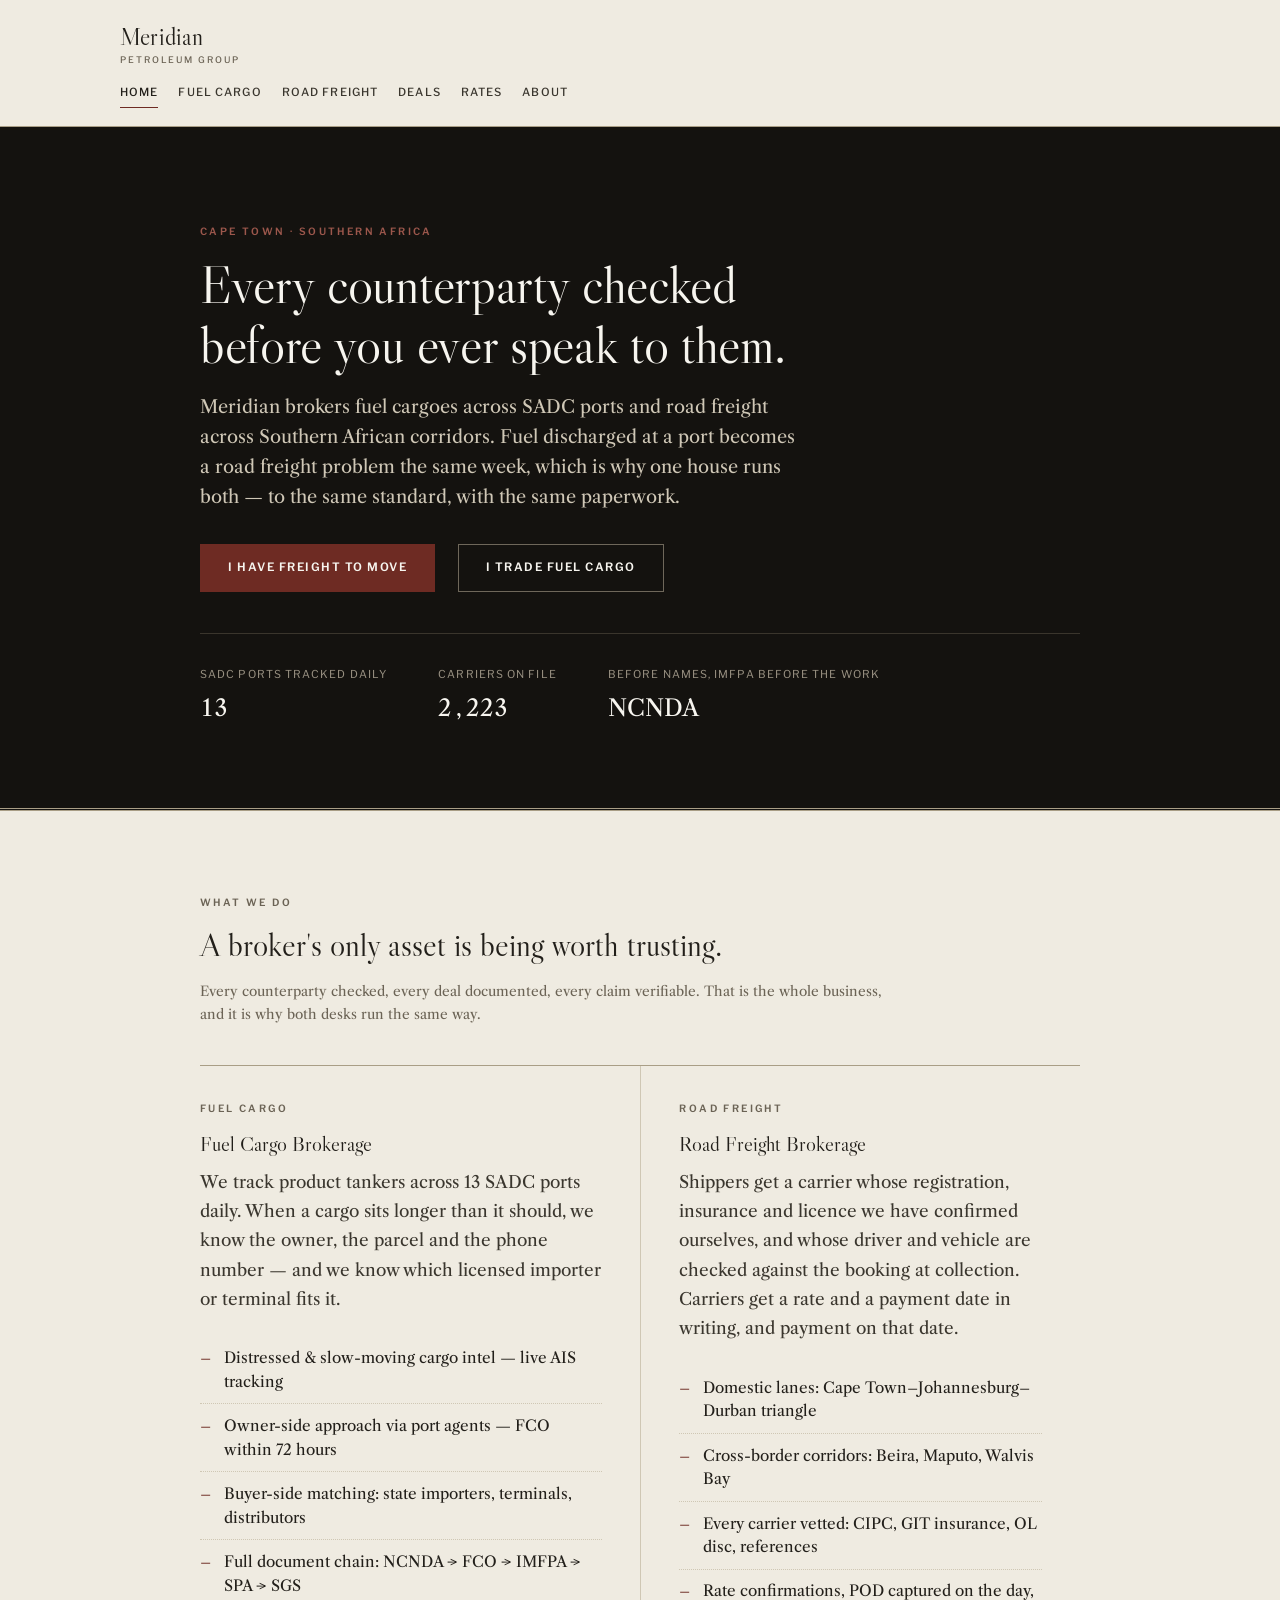
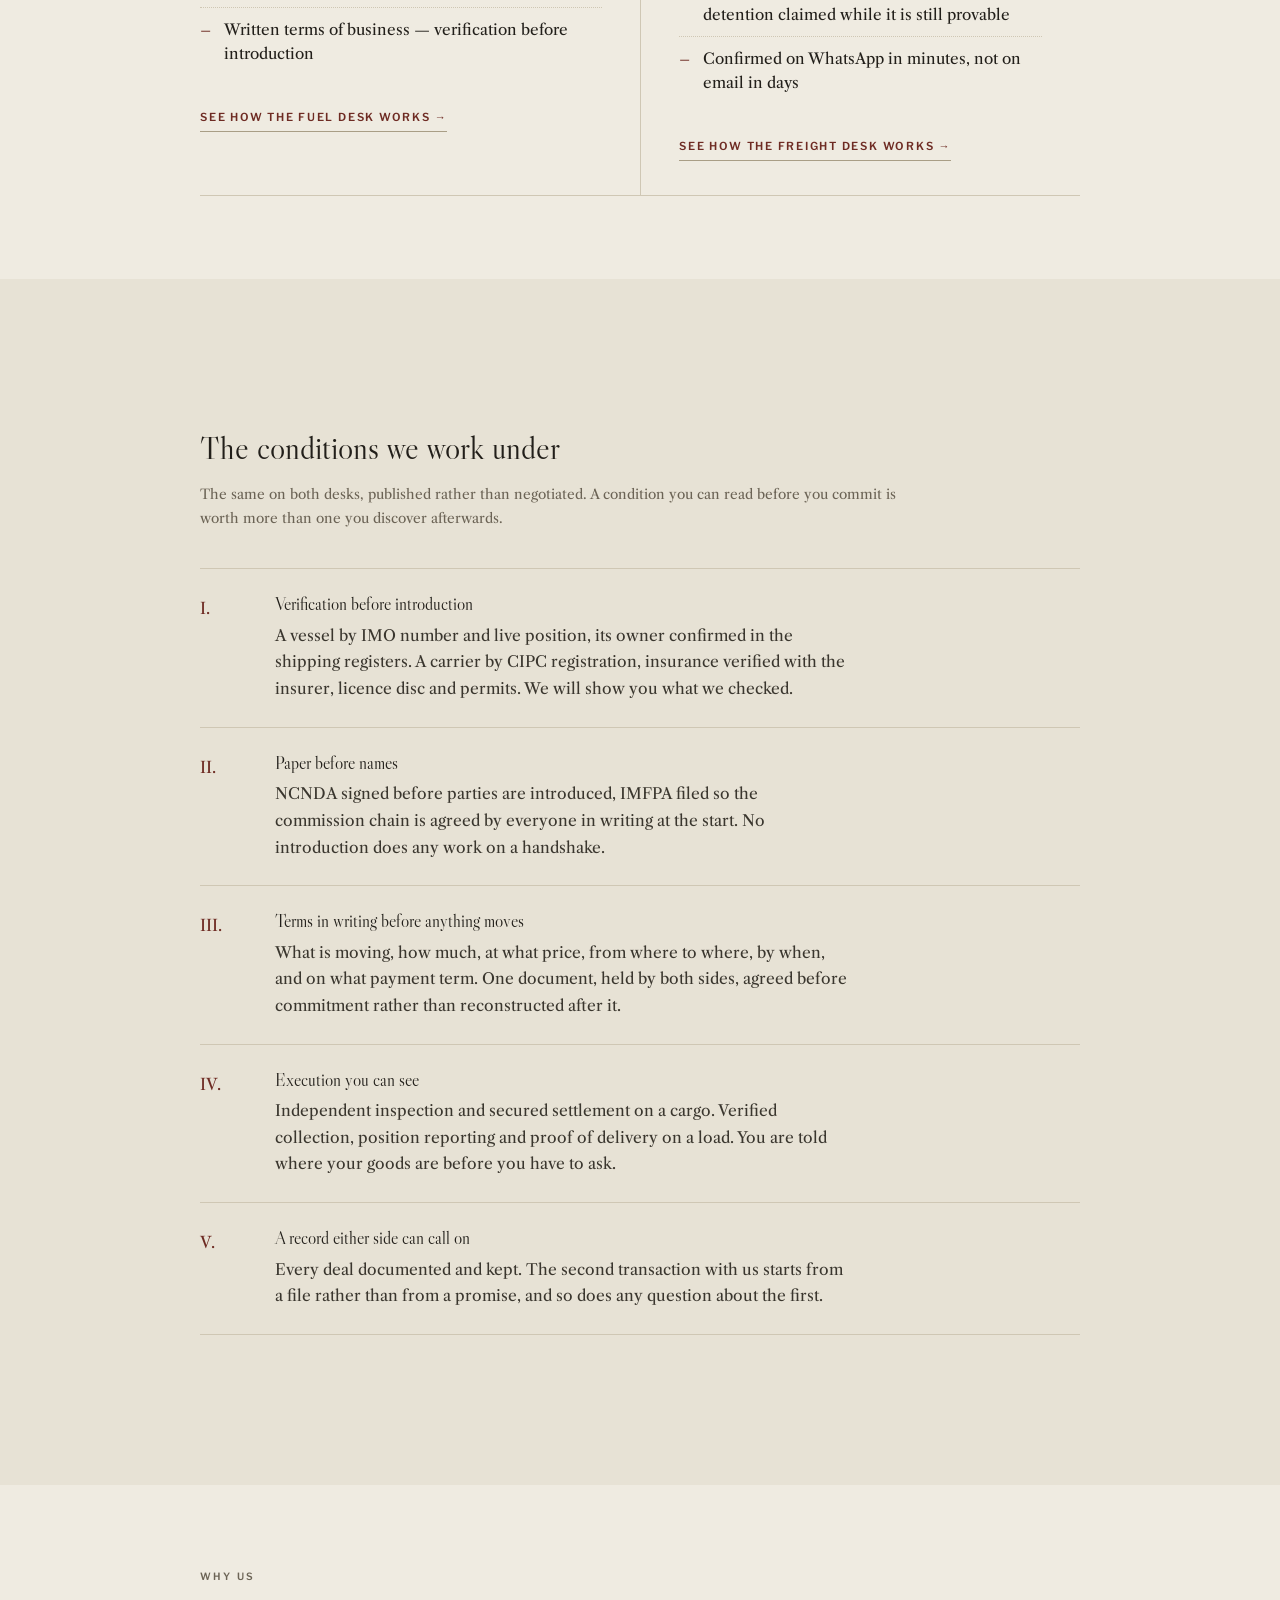
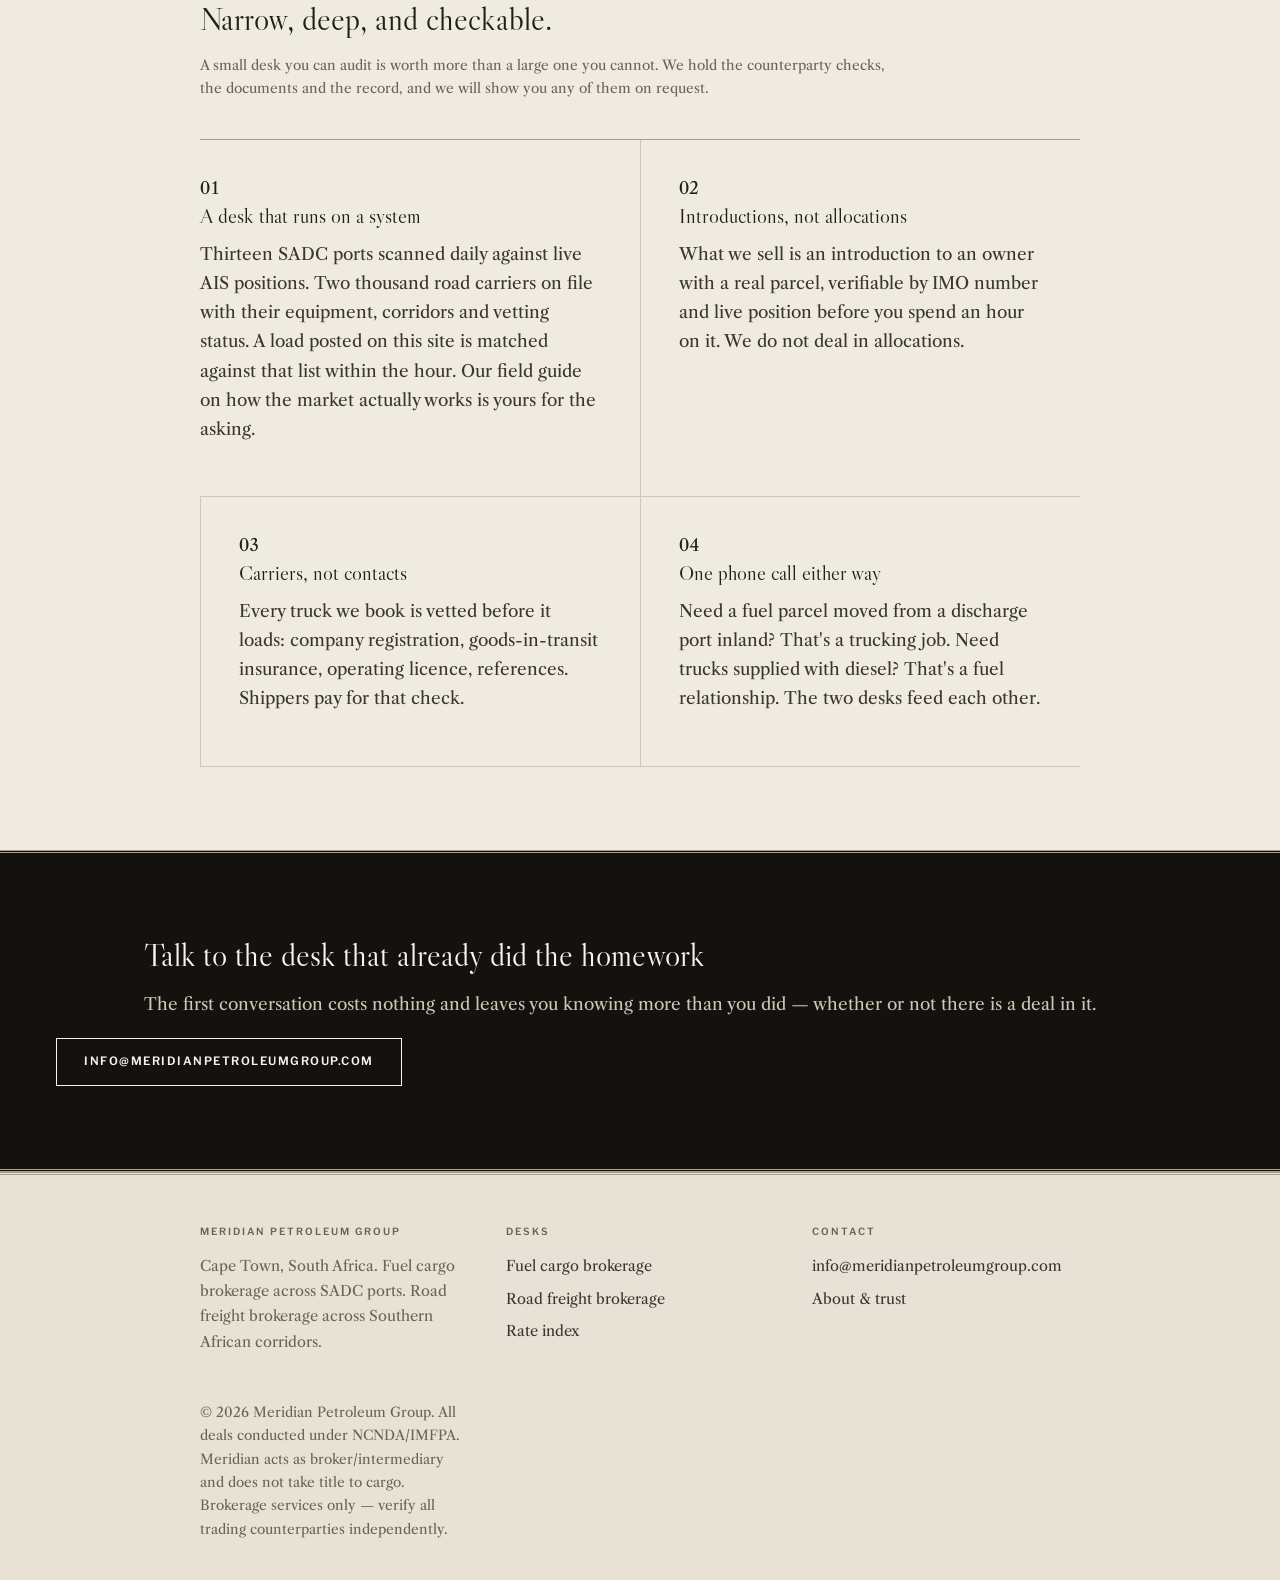
<file: index.html>
<!DOCTYPE html>
<html lang="en">
<head>
<meta charset="UTF-8">
<meta name="viewport" content="width=device-width, initial-scale=1.0">
<title>Meridian Petroleum Group — Fuel Cargo & Road Freight Brokerage, Cape Town</title>
<meta name="description" content="Meridian Petroleum Group brokers fuel cargoes across SADC ports and road freight across Southern African corridors. Distressed-cargo intel, IMFPA-protected introductions, verified carriers.">
<link rel="canonical" href="https://meridianpetroleumgroup.com/">
<meta property="og:title" content="Meridian Petroleum Group — Cargo & Freight Brokerage">
<meta property="og:description" content="Fuel cargo brokerage across SADC ports. Road freight brokerage across Southern African corridors. One desk, both trades.">
<meta property="og:type" content="website">
<meta property="og:url" content="https://meridianpetroleumgroup.com/">
<link rel="preconnect" href="https://fonts.googleapis.com">
<link rel="preconnect" href="https://fonts.gstatic.com" crossorigin>
<link rel="stylesheet" href="https://fonts.googleapis.com/css2?family=Libre+Caslon+Display&family=Libre+Caslon+Text:ital,wght@0,400;0,700;1,400&family=Libre+Franklin:wght@500;600&display=swap">
<link rel="stylesheet" href="/css/style.css">
<script type="application/ld+json">
{"@context":"https://schema.org","@type":"Organization","name":"Meridian Petroleum Group","url":"https://meridianpetroleumgroup.com","email":"info@meridianpetroleumgroup.com","address":{"@type":"PostalAddress","addressLocality":"Cape Town","addressCountry":"South Africa"},"description":"Fuel cargo and road freight brokerage across Southern Africa."}
</script>
</head>
<body>

<header>
  <div class="nav">
    <a class="brand" href="/">
      <span class="mark">M</span>
      <span>Meridian<small>Petroleum Group</small></span>
    </a>
    <nav class="menu">
      <a href="/" aria-current="page">Home</a>
      <a href="/fuel/">Fuel Cargo</a>
      <a href="/cargo/">Road Freight</a>
      <a href="/deals/">Deals</a>
      <a href="/rates/">Rates</a>
      <a href="/about/">About</a>
    </nav>
    <a class="nav-cta" href="mailto:info@meridianpetroleumgroup.com">info@meridianpetroleumgroup.com</a>
  </div>
</header>

<section class="hero">
  <div class="hero-inner">
    <span class="kicker">Cape Town · Southern Africa</span>
    <h1>Every counterparty checked before you ever speak to them.</h1>
    <!-- The page used to open by announcing that there are two desks, and then
         say so again in the stats, the section head, the column heads, all five
         process steps and the closing line. Nobody arrives wanting both. The
         reason they sit together is real and is stated once, below, in the
         words the About page already uses. -->
    <p class="lead">Meridian brokers fuel cargoes across SADC ports and road freight across Southern African corridors. Fuel discharged at a port becomes a road freight problem the same week, which is why one house runs both — to the same standard, with the same paperwork.</p>
    <div class="hero-ctas">
      <a class="btn btn-gold" href="/cargo/">I have freight to move</a>
      <a class="btn btn-ghost" href="/fuel/">I trade fuel cargo</a>
    </div>
    <div class="hero-meta">
      <!-- "2 desks, one standard" occupied a statistic's slot with a fact about
           our org chart, and "100% papered deals" was a rate calculated over no
           deals at all. Both gone. What is left is countable: the ports the
           vessel scanner actually reads, the carriers actually on file, and the
           document standard, which is a standard rather than a score. -->
      <div><b>13</b>SADC ports tracked daily</div>
      <div><b>2,223</b>carriers on file</div>
      <div><b>NCNDA</b>before names, IMFPA before the work</div>
    </div>
  </div>
</section>

<section class="section">
  <p class="eyebrow">What we do</p>
  <h2>A broker's only asset is being worth trusting.</h2>
  <p class="sub">Every counterparty checked, every deal documented, every claim verifiable. That is the whole business, and it is why both desks run the same way.</p>

  <div class="desks">
    <div class="desk">
      <span class="tag">Fuel cargo</span>
      <h3>Fuel Cargo Brokerage</h3>
      <p>We track product tankers across 13 SADC ports daily. When a cargo sits longer than it should, we know the owner, the parcel and the phone number — and we know which licensed importer or terminal fits it.</p>
      <ul>
        <li>Distressed & slow-moving cargo intel — live AIS tracking</li>
        <li>Owner-side approach via port agents — FCO within 72 hours</li>
        <li>Buyer-side matching: state importers, terminals, distributors</li>
        <li>Full document chain: NCNDA → FCO → IMFPA → SPA → SGS</li>
        <li>Written terms of business — verification before introduction</li>
      </ul>
      <a class="go" href="/fuel/">See how the fuel desk works →</a>
    </div>
    <div class="desk">
      <span class="tag">Road freight</span>
      <h3>Road Freight Brokerage</h3>
      <p>Shippers get a carrier whose registration, insurance and licence we have confirmed ourselves, and whose driver and vehicle are checked against the booking at collection. Carriers get a rate and a payment date in writing, and payment on that date.</p>
      <ul>
        <li>Domestic lanes: Cape Town–Johannesburg–Durban triangle</li>
        <li>Cross-border corridors: Beira, Maputo, Walvis Bay</li>
        <li>Every carrier vetted: CIPC, GIT insurance, OL disc, references</li>
        <li>Rate confirmations, POD captured on the day, detention claimed while it is still provable</li>
        <li>Confirmed on WhatsApp in minutes, not on email in days</li>
      </ul>
      <a class="go" href="/cargo/">See how the freight desk works →</a>
    </div>
  </div>
</section>

<div class="strip">
  <div class="section">
    <h2>The conditions we work under</h2>
  <!-- Was "How a Meridian deal runs" — five steps of our own sequence. What a
       counterparty is buying is not our sequence, it is what we are bound to.
       Stated as obligations, with the market reasoning in the clause rather
       than as a headline about other people's behaviour. -->
  <p class="sub">The same on both desks, published rather than negotiated. A condition you can read before you commit is worth more than one you discover afterwards.</p>

  <div class="steps">
    <div class="step"><h3>Verification before introduction</h3><p>A vessel by IMO number and live position, its owner confirmed in the shipping registers. A carrier by CIPC registration, insurance verified with the insurer, licence disc and permits. We will show you what we checked.</p></div>
    <div class="step"><h3>Paper before names</h3><p>NCNDA signed before parties are introduced, IMFPA filed so the commission chain is agreed by everyone in writing at the start. No introduction does any work on a handshake.</p></div>
    <div class="step"><h3>Terms in writing before anything moves</h3><p>What is moving, how much, at what price, from where to where, by when, and on what payment term. One document, held by both sides, agreed before commitment rather than reconstructed after it.</p></div>
    <div class="step"><h3>Execution you can see</h3><p>Independent inspection and secured settlement on a cargo. Verified collection, position reporting and proof of delivery on a load. You are told where your goods are before you have to ask.</p></div>
    <div class="step"><h3>A record either side can call on</h3><p>Every deal documented and kept. The second transaction with us starts from a file rather than from a promise, and so does any question about the first.</p></div>
  </div>
  </div>
</div>

<section class="section">
  <p class="eyebrow">Why us</p>
  <h2>Narrow, deep, and checkable.</h2>
  <p class="sub">A small desk you can audit is worth more than a large one you cannot. We hold the counterparty checks, the documents and the record, and we will show you any of them on request.</p>
  <div class="grid2">
    <div class="card"><span class="num">01</span><h3>A desk that runs on a system</h3><p>Thirteen SADC ports scanned daily against live AIS positions. Two thousand road carriers on file with their equipment, corridors and vetting status. A load posted on this site is matched against that list within the hour. Our field guide on how the market actually works is yours for the asking.</p></div>
    <div class="card"><span class="num">02</span><h3>Introductions, not allocations</h3><p>What we sell is an introduction to an owner with a real parcel, verifiable by IMO number and live position before you spend an hour on it. We do not deal in allocations.</p></div>
    <div class="card"><span class="num">03</span><h3>Carriers, not contacts</h3><p>Every truck we book is vetted before it loads: company registration, goods-in-transit insurance, operating licence, references. Shippers pay for that check.</p></div>
    <div class="card"><span class="num">04</span><h3>One phone call either way</h3><p>Need a fuel parcel moved from a discharge port inland? That's a trucking job. Need trucks supplied with diesel? That's a fuel relationship. The two desks feed each other.</p></div>
  </div>
</section>

<div class="band">
  <h2>Talk to the desk that already did the homework</h2>
  <p>The first conversation costs nothing and leaves you knowing more than you did — whether or not there is a deal in it.</p>
  <a class="btn" href="mailto:info@meridianpetroleumgroup.com">info@meridianpetroleumgroup.com</a>
</div>

<footer>
  <div class="foot">
    <div>
      <h4>Meridian Petroleum Group</h4>
      <p>Cape Town, South Africa. Fuel cargo brokerage across SADC ports. Road freight brokerage across Southern African corridors.</p>
    </div>
    <div>
      <h4>Desks</h4>
      <ul>
        <li><a href="/fuel/">Fuel cargo brokerage</a></li>
        <li><a href="/cargo/">Road freight brokerage</a></li>
        <li><a href="/rates/">Rate index</a></li>
      </ul>
    </div>
    <div>
      <h4>Contact</h4>
      <ul>
        <li><a href="mailto:info@meridianpetroleumgroup.com">info@meridianpetroleumgroup.com</a></li>
        <li><a href="/about/">About & trust</a></li>
      </ul>
    </div>
    <div class="fine">
      © 2026 Meridian Petroleum Group. All deals conducted under NCNDA/IMFPA. Meridian acts as broker/intermediary and does not take title to cargo. Brokerage services only — verify all trading counterparties independently.
    </div>
  </div>
</footer>

</body>
</html>
</file>
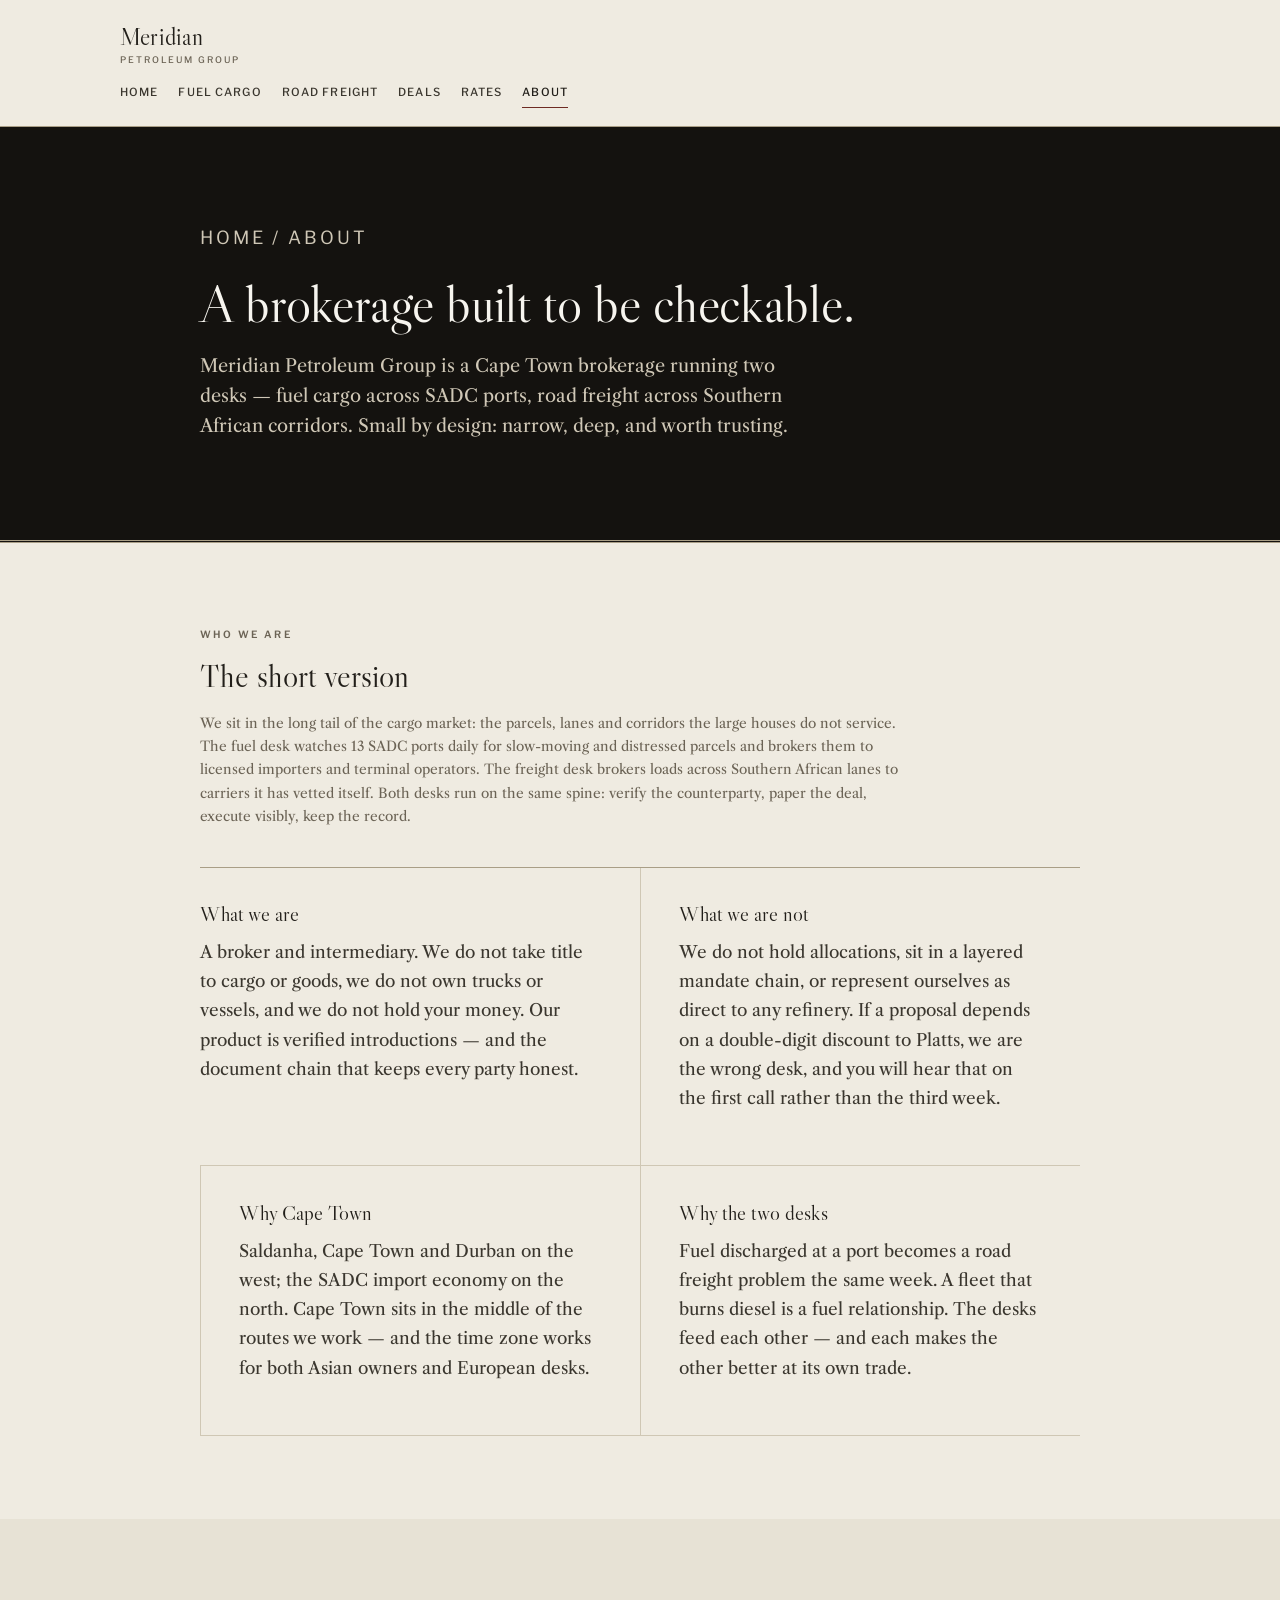
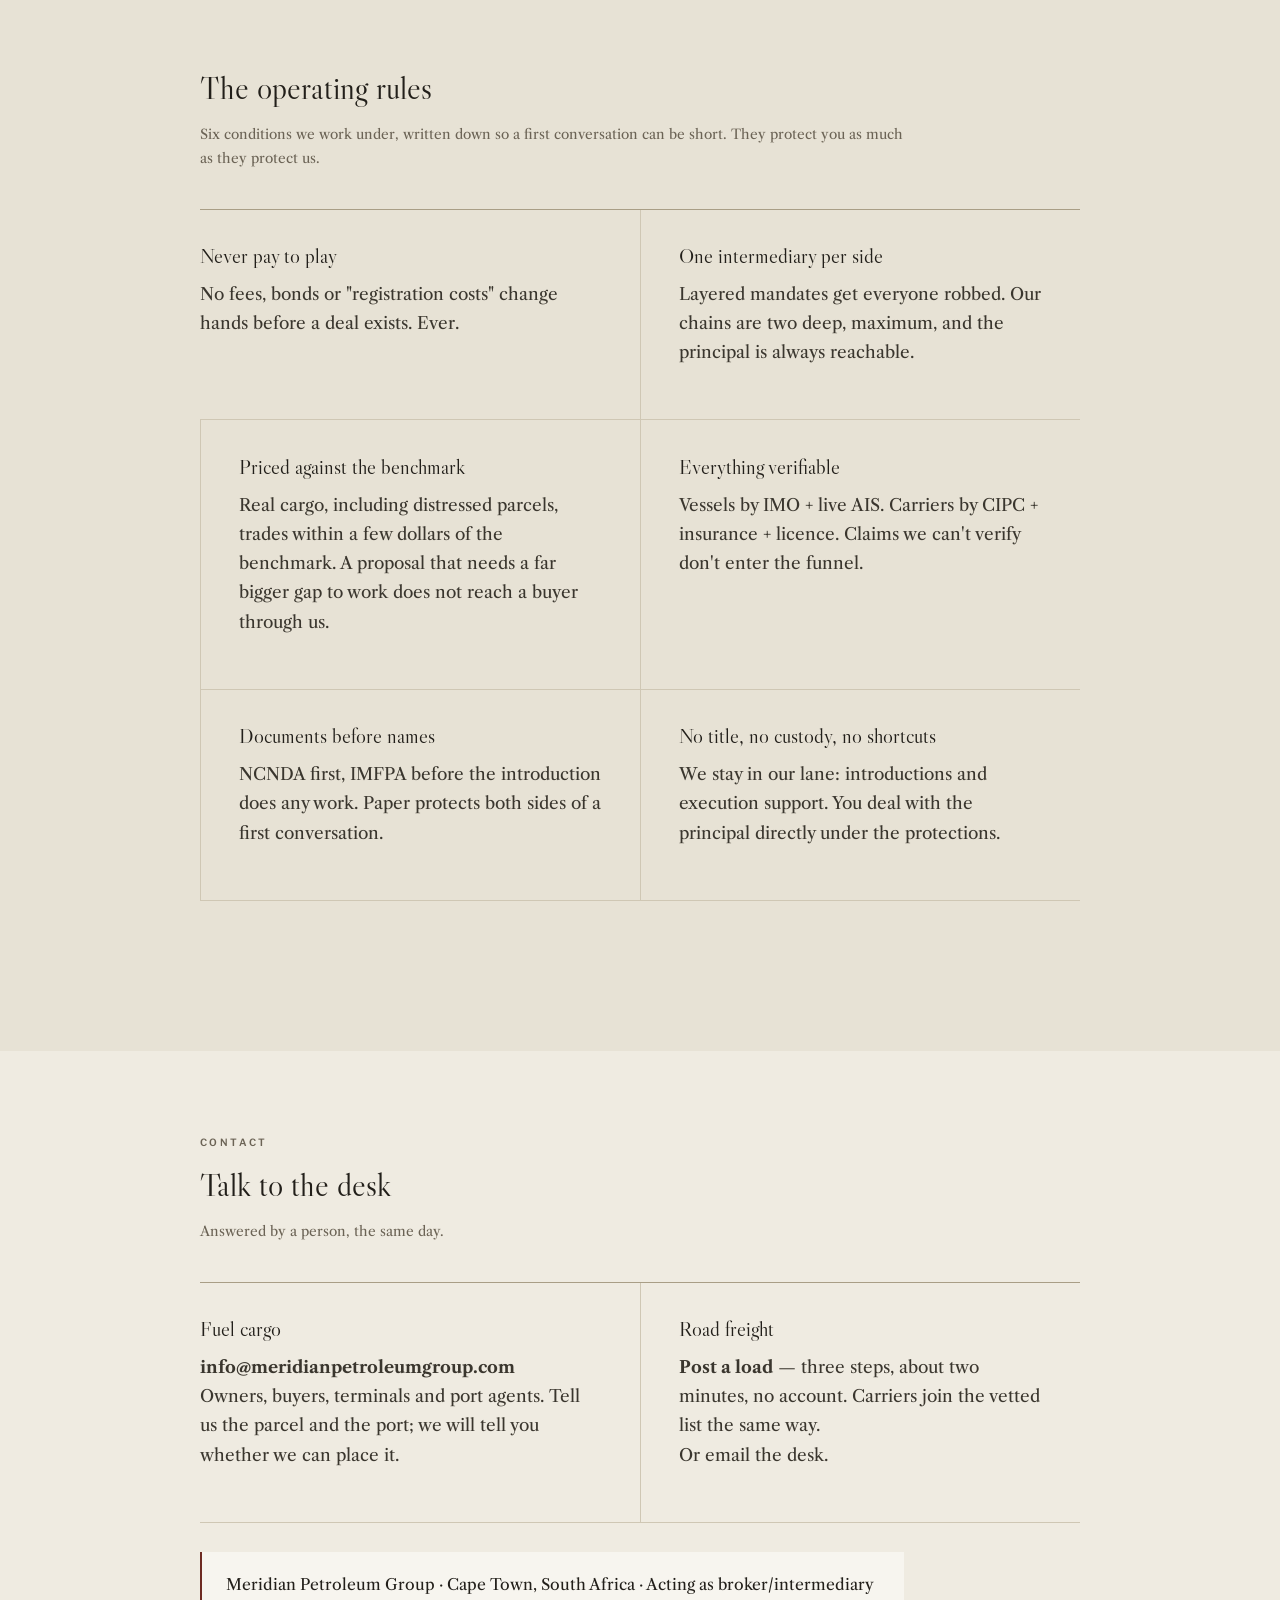
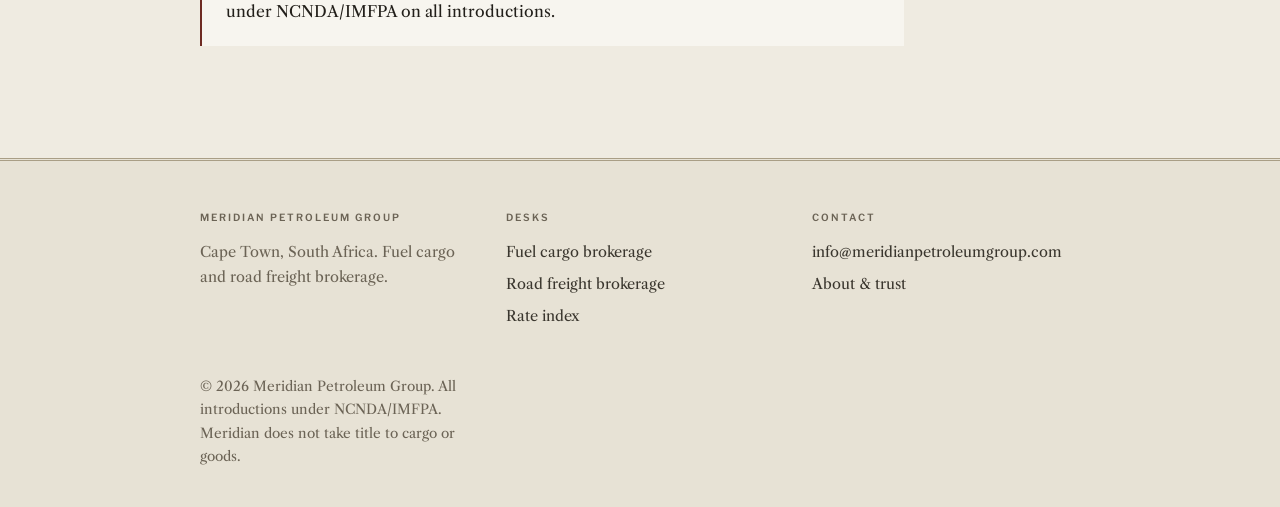
<file: about/index.html>
<!DOCTYPE html>
<html lang="en">
<head>
<meta charset="UTF-8">
<meta name="viewport" content="width=device-width, initial-scale=1.0">
<title>About — Meridian Petroleum Group, Cape Town</title>
<meta name="description" content="Meridian Petroleum Group is a Cape Town brokerage running two desks: fuel cargo across SADC ports and road freight across Southern African corridors. Verify everything, paper every deal.">
<link rel="canonical" href="https://meridianpetroleumgroup.com/about/">
<meta property="og:title" content="About Meridian Petroleum Group">
<meta property="og:description" content="Cape Town brokerage. Fuel cargo and road freight. Verified counterparties, papered deals.">
<link rel="preconnect" href="https://fonts.googleapis.com">
<link rel="preconnect" href="https://fonts.gstatic.com" crossorigin>
<link rel="stylesheet" href="https://fonts.googleapis.com/css2?family=Libre+Caslon+Display&family=Libre+Caslon+Text:ital,wght@0,400;0,700;1,400&family=Libre+Franklin:wght@500;600&display=swap">
<link rel="stylesheet" href="/css/style.css">
</head>
<body>

<header>
  <div class="nav">
    <a class="brand" href="/"><span class="mark">M</span><span>Meridian<small>Petroleum Group</small></span></a>
    <nav class="menu">
      <a href="/">Home</a>
      <a href="/fuel/">Fuel Cargo</a>
      <a href="/cargo/">Road Freight</a>
      <a href="/deals/">Deals</a>
      <a href="/rates/">Rates</a>
      <a href="/about/" aria-current="page">About</a>
    </nav>
    <a class="nav-cta" href="mailto:info@meridianpetroleumgroup.com">info@meridianpetroleumgroup.com</a>
  </div>
</header>

<section class="page-hero">
  <div class="inner">
    <p class="breadcrumb"><a href="/">Home</a> / About</p>
    <h1 class="p">A brokerage built to be checkable.</h1>
    <p class="lead">Meridian Petroleum Group is a Cape Town brokerage running two desks — fuel cargo across SADC ports, road freight across Southern African corridors. Small by design: narrow, deep, and worth trusting.</p>
  </div>
</section>

<section class="section">
  <p class="eyebrow">Who we are</p>
  <h2>The short version</h2>
  <p class="sub">We sit in the long tail of the cargo market: the parcels, lanes and corridors the large houses do not service. The fuel desk watches 13 SADC ports daily for slow-moving and distressed parcels and brokers them to licensed importers and terminal operators. The freight desk brokers loads across Southern African lanes to carriers it has vetted itself. Both desks run on the same spine: verify the counterparty, paper the deal, execute visibly, keep the record.</p>

  <div class="grid2">
    <div class="card"><h3>What we are</h3><p>A broker and intermediary. We do not take title to cargo or goods, we do not own trucks or vessels, and we do not hold your money. Our product is verified introductions — and the document chain that keeps every party honest.</p></div>
    <div class="card"><h3>What we are not</h3><p>We do not hold allocations, sit in a layered mandate chain, or represent ourselves as direct to any refinery. If a proposal depends on a double-digit discount to Platts, we are the wrong desk, and you will hear that on the first call rather than the third week.</p></div>
    <div class="card"><h3>Why Cape Town</h3><p>Saldanha, Cape Town and Durban on the west; the SADC import economy on the north. Cape Town sits in the middle of the routes we work — and the time zone works for both Asian owners and European desks.</p></div>
    <div class="card"><h3>Why the two desks</h3><p>Fuel discharged at a port becomes a road freight problem the same week. A fleet that burns diesel is a fuel relationship. The desks feed each other — and each makes the other better at its own trade.</p></div>
  </div>
</section>

<div class="strip">
  <div class="section">
    <h2>The operating rules</h2>
    <p class="sub">Six conditions we work under, written down so a first conversation can be short. They protect you as much as they protect us.</p>
    <div class="grid2">
      <div class="card"><h3>Never pay to play</h3><p>No fees, bonds or "registration costs" change hands before a deal exists. Ever.</p></div>
      <div class="card"><h3>One intermediary per side</h3><p>Layered mandates get everyone robbed. Our chains are two deep, maximum, and the principal is always reachable.</p></div>
      <div class="card"><h3>Priced against the benchmark</h3><p>Real cargo, including distressed parcels, trades within a few dollars of the benchmark. A proposal that needs a far bigger gap to work does not reach a buyer through us.</p></div>
      <div class="card"><h3>Everything verifiable</h3><p>Vessels by IMO + live AIS. Carriers by CIPC + insurance + licence. Claims we can't verify don't enter the funnel.</p></div>
      <div class="card"><h3>Documents before names</h3><p>NCNDA first, IMFPA before the introduction does any work. Paper protects both sides of a first conversation.</p></div>
      <div class="card"><h3>No title, no custody, no shortcuts</h3><p>We stay in our lane: introductions and execution support. You deal with the principal directly under the protections.</p></div>
    </div>
  </div>
</div>

<section class="section">
  <p class="eyebrow">Contact</p>
  <h2>Talk to the desk</h2>
  <p class="sub">Answered by a person, the same day.</p>
  <!-- This offered two "desks" that were the same address with a suggested
       subject line, printed eight times on the page. Two doors onto one room
       reads as a small firm dressing up, which is the opposite of the point.
       One address, and for freight the thing that actually reaches the desk
       faster than an email does. -->
  <div class="grid2">
    <div class="card"><h3>Fuel cargo</h3><p><a href="mailto:info@meridianpetroleumgroup.com"><b>info@meridianpetroleumgroup.com</b></a><br>Owners, buyers, terminals and port agents. Tell us the parcel and the port; we will tell you whether we can place it.</p></div>
    <div class="card"><h3>Road freight</h3><p><a href="/deals/"><b>Post a load</b></a> — three steps, about two minutes, no account. Carriers join the vetted list the same way.<br>Or <a href="mailto:info@meridianpetroleumgroup.com">email the desk</a>.</p></div>
  </div>
  <p class="note">Meridian Petroleum Group · Cape Town, South Africa · Acting as broker/intermediary under NCNDA/IMFPA on all introductions.</p>
</section>

<footer>
  <div class="foot">
    <div>
      <h4>Meridian Petroleum Group</h4>
      <p>Cape Town, South Africa. Fuel cargo and road freight brokerage.</p>
    </div>
    <div>
      <h4>Desks</h4>
      <ul>
        <li><a href="/fuel/">Fuel cargo brokerage</a></li>
        <li><a href="/cargo/">Road freight brokerage</a></li>
        <li><a href="/rates/">Rate index</a></li>
      </ul>
    </div>
    <div>
      <h4>Contact</h4>
      <ul>
        <li><a href="mailto:info@meridianpetroleumgroup.com">info@meridianpetroleumgroup.com</a></li>
        <li><a href="/about/">About & trust</a></li>
      </ul>
    </div>
    <div class="fine">© 2026 Meridian Petroleum Group. All introductions under NCNDA/IMFPA. Meridian does not take title to cargo or goods.</div>
  </div>
</footer>

</body>
</html>
</file>
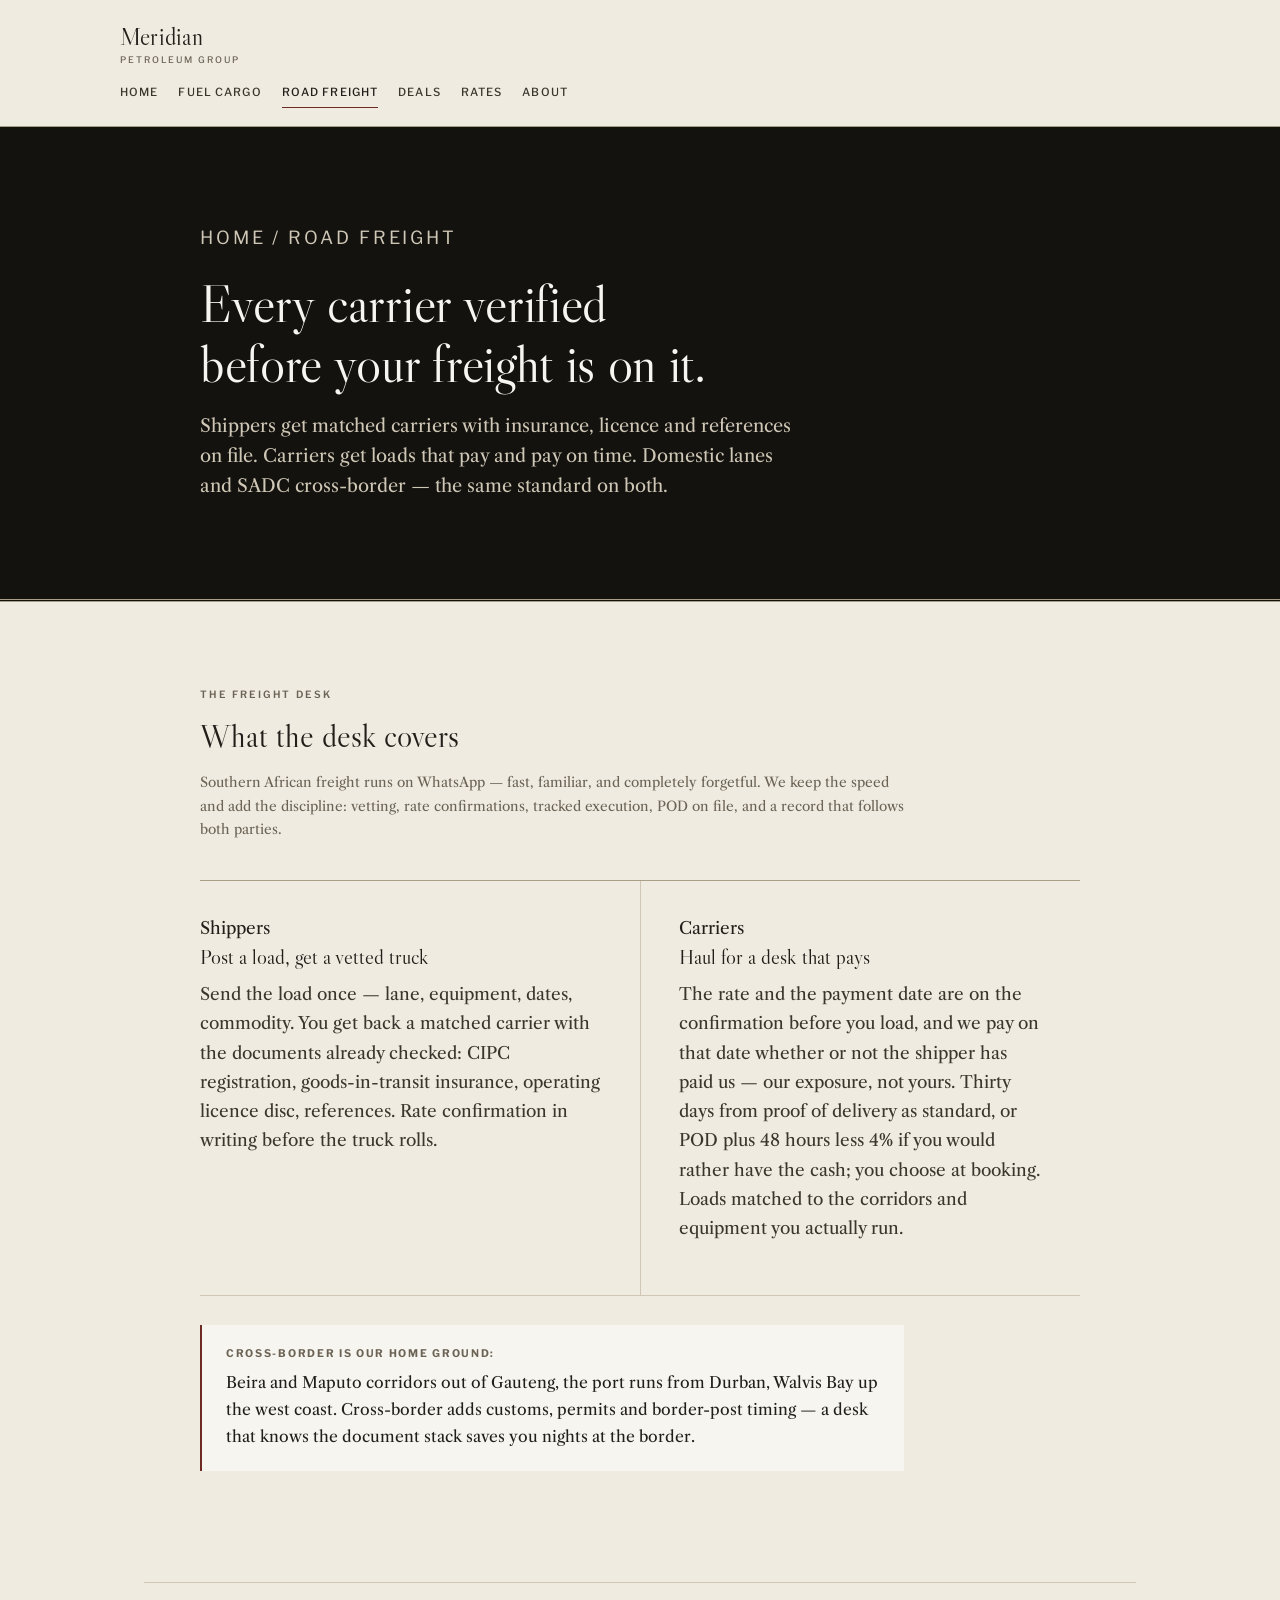
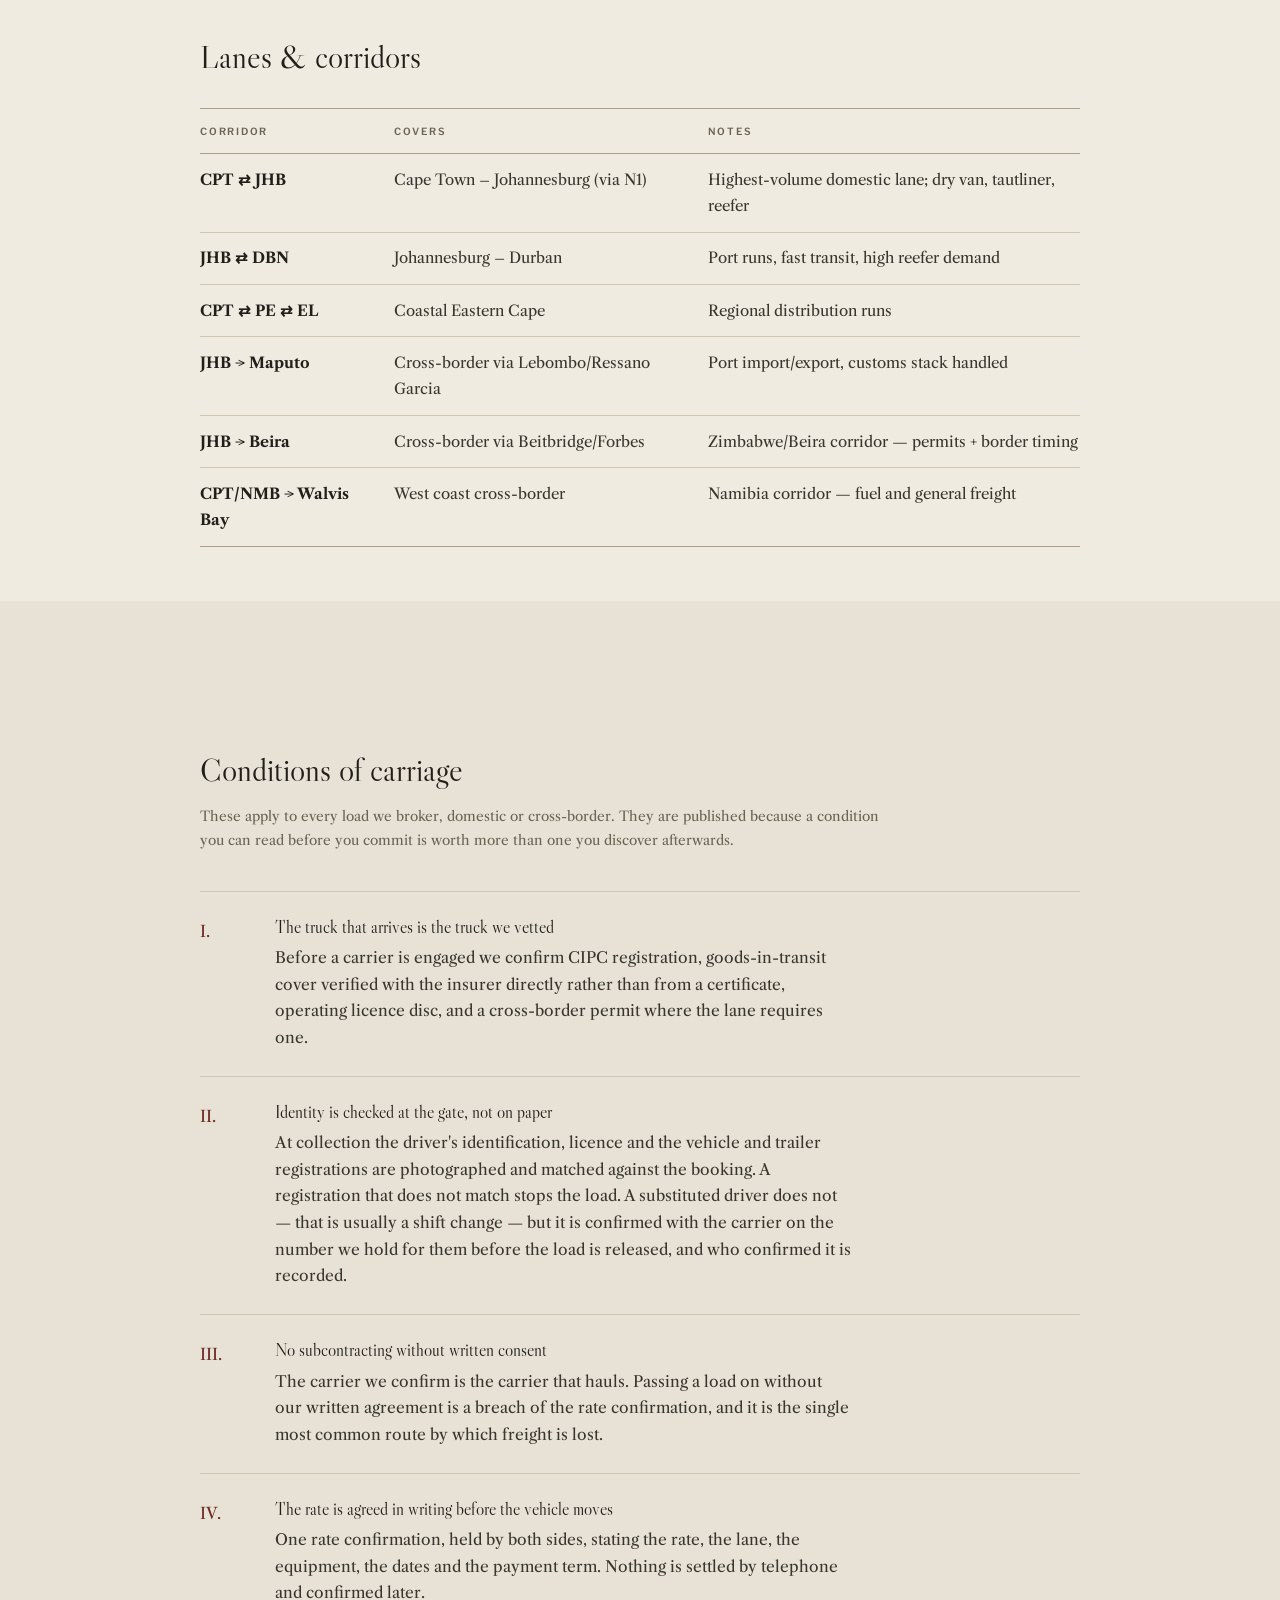
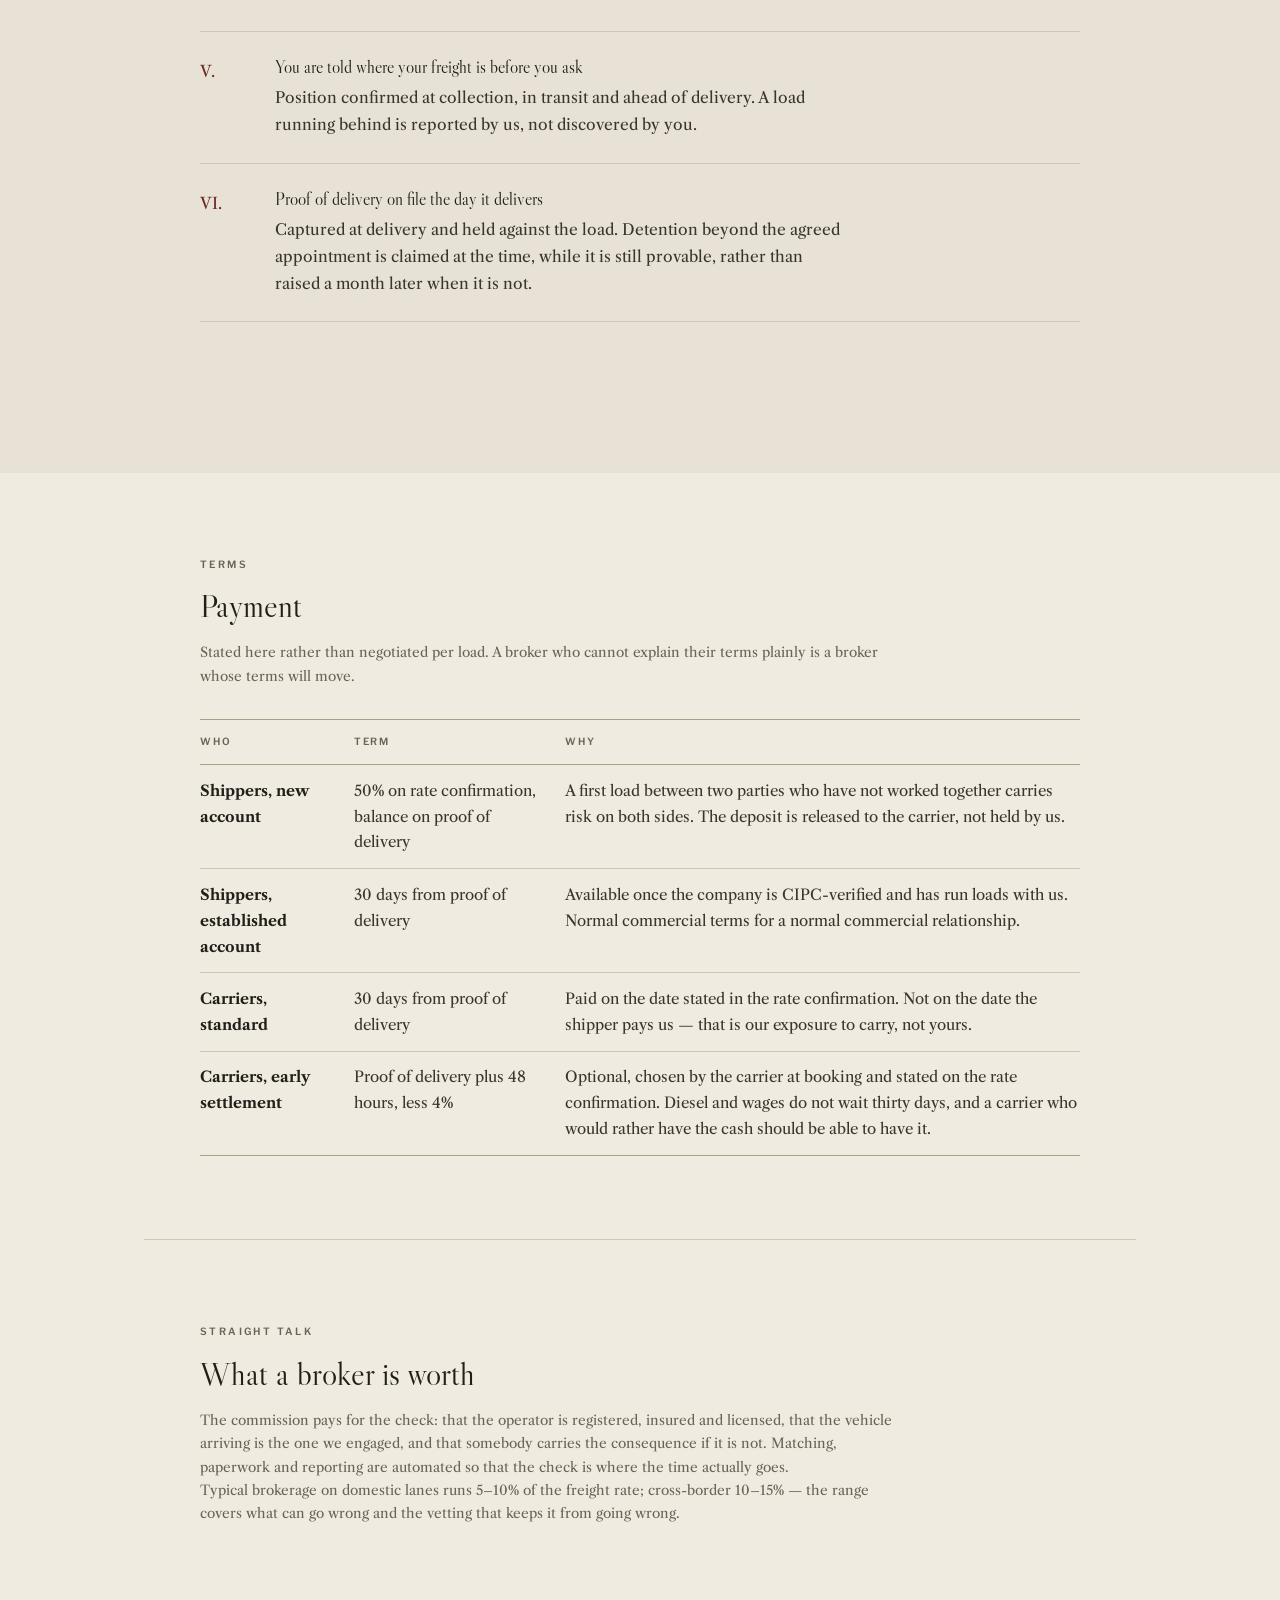
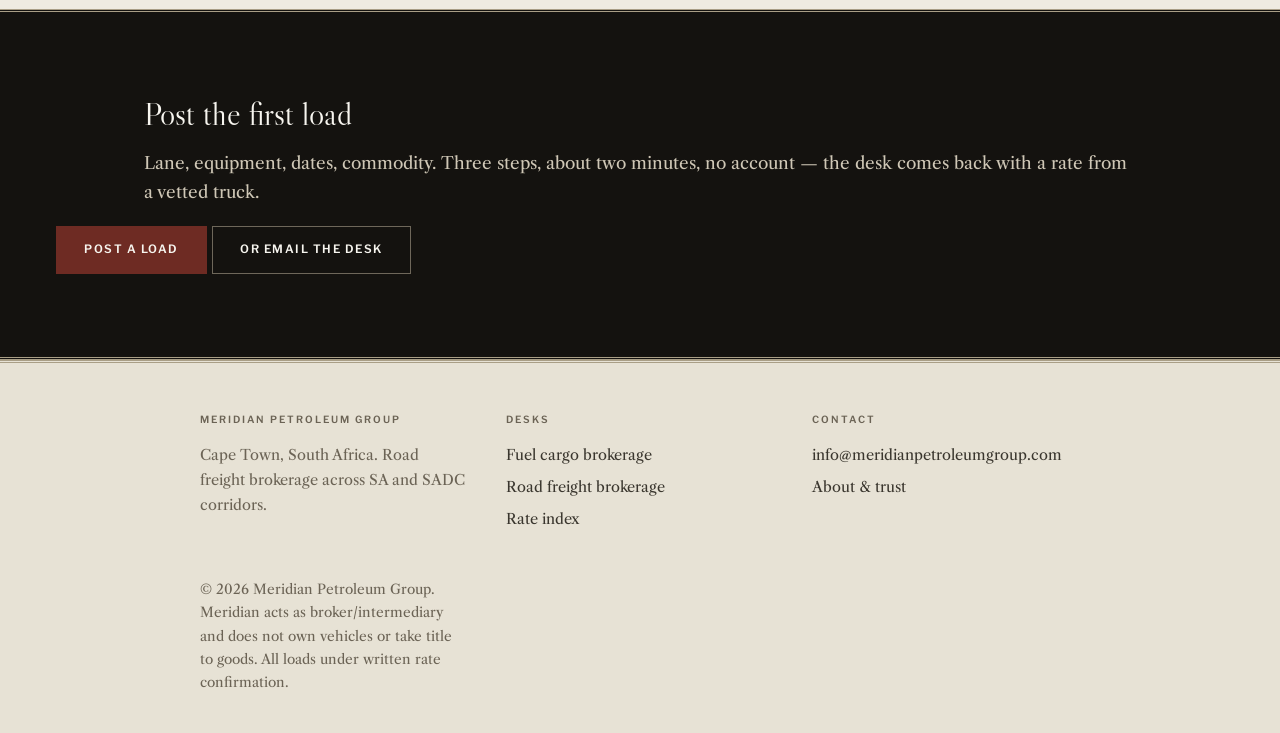
<file: cargo/index.html>
<!DOCTYPE html>
<html lang="en">
<head>
<meta charset="UTF-8">
<meta name="viewport" content="width=device-width, initial-scale=1.0">
<title>Road Freight Brokerage — SA & SADC Corridors | Meridian Petroleum Group</title>
<meta name="description" content="Freight brokerage across South Africa and SADC corridors. Vetted carriers (CIPC, GIT insurance, operating licence), rate confirmations, POD capture, detention claims. Domestic lanes and cross-border.">
<link rel="canonical" href="https://meridianpetroleumgroup.com/cargo/">
<meta property="og:title" content="Road Freight Brokerage — Meridian Petroleum Group">
<meta property="og:description" content="Vetted carriers. Papered loads. SA domestic lanes and SADC cross-border corridors.">
<link rel="preconnect" href="https://fonts.googleapis.com">
<link rel="preconnect" href="https://fonts.gstatic.com" crossorigin>
<link rel="stylesheet" href="https://fonts.googleapis.com/css2?family=Libre+Caslon+Display&family=Libre+Caslon+Text:ital,wght@0,400;0,700;1,400&family=Libre+Franklin:wght@500;600&display=swap">
<link rel="stylesheet" href="/css/style.css">
</head>
<body>

<header>
  <div class="nav">
    <a class="brand" href="/"><span class="mark">M</span><span>Meridian<small>Petroleum Group</small></span></a>
    <nav class="menu">
      <a href="/">Home</a>
      <a href="/fuel/">Fuel Cargo</a>
      <a href="/cargo/" aria-current="page">Road Freight</a>
      <a href="/deals/">Deals</a>
      <a href="/rates/">Rates</a>
      <a href="/about/">About</a>
    </nav>
    <a class="nav-cta" href="mailto:info@meridianpetroleumgroup.com">info@meridianpetroleumgroup.com</a>
  </div>
</header>

<section class="page-hero">
  <div class="inner">
    <p class="breadcrumb"><a href="/">Home</a> / Road Freight</p>
    <h1 class="p">Every carrier verified before your freight is on it.</h1>
    <p class="lead">Shippers get matched carriers with insurance, licence and references on file. Carriers get loads that pay and pay on time. Domestic lanes and SADC cross-border — the same standard on both.</p>
  </div>
</section>

<section class="section">
  <p class="eyebrow">The freight desk</p>
  <h2>What the desk covers</h2>
  <p class="sub">Southern African freight runs on WhatsApp — fast, familiar, and completely forgetful. We keep the speed and add the discipline: vetting, rate confirmations, tracked execution, POD on file, and a record that follows both parties.</p>

  <div class="grid2">
    <div class="card"><span class="num">Shippers</span><h3>Post a load, get a vetted truck</h3><p>Send the load once — lane, equipment, dates, commodity. You get back a matched carrier with the documents already checked: CIPC registration, goods-in-transit insurance, operating licence disc, references. Rate confirmation in writing before the truck rolls.</p></div>
    <div class="card"><span class="num">Carriers</span><h3>Haul for a desk that pays</h3><p>The rate and the payment date are on the confirmation before you load, and we pay on that date whether or not the shipper has paid us — our exposure, not yours. Thirty days from proof of delivery as standard, or POD plus 48 hours less 4% if you would rather have the cash; you choose at booking. Loads matched to the corridors and equipment you actually run.</p></div>
  </div>

  <div class="callout"><b>Cross-border is our home ground:</b> Beira and Maputo corridors out of Gauteng, the port runs from Durban, Walvis Bay up the west coast. Cross-border adds customs, permits and border-post timing — a desk that knows the document stack saves you nights at the border.</div>
</section>

<section class="section tight">
  <h2>Lanes & corridors</h2>
  <div class="table-wrap"><table>
    <tr><th>Corridor</th><th>Covers</th><th>Notes</th></tr>
    <tr><td><b>CPT ⇄ JHB</b></td><td>Cape Town – Johannesburg (via N1)</td><td>Highest-volume domestic lane; dry van, tautliner, reefer</td></tr>
    <tr><td><b>JHB ⇄ DBN</b></td><td>Johannesburg – Durban</td><td>Port runs, fast transit, high reefer demand</td></tr>
    <tr><td><b>CPT ⇄ PE ⇄ EL</b></td><td>Coastal Eastern Cape</td><td>Regional distribution runs</td></tr>
    <tr><td><b>JHB → Maputo</b></td><td>Cross-border via Lebombo/Ressano Garcia</td><td>Port import/export, customs stack handled</td></tr>
    <tr><td><b>JHB → Beira</b></td><td>Cross-border via Beitbridge/Forbes</td><td>Zimbabwe/Beira corridor — permits + border timing</td></tr>
    <tr><td><b>CPT/NMB → Walvis Bay</b></td><td>West coast cross-border</td><td>Namibia corridor — fuel and general freight</td></tr>
  </table></div>
</section>

<div class="strip">
  <div class="section">
    <h2>Conditions of carriage</h2>
    <!-- This was a six-step description of our own workflow: load posted,
         carrier matched, rate confirmed, tracked, POD filed, paid. A firm does
         not publish its admin sequence. It publishes the conditions a customer
         is buying, in terms that could be put in front of a lawyer. Same
         substance, stated as obligations rather than as a flowchart. -->
    <p class="sub">These apply to every load we broker, domestic or cross-border. They are published because a condition you can read before you commit is worth more than one you discover afterwards.</p>
    <div class="steps">
      <div class="step"><h3>The truck that arrives is the truck we vetted</h3><p>Before a carrier is engaged we confirm CIPC registration, goods-in-transit cover verified with the insurer directly rather than from a certificate, operating licence disc, and a cross-border permit where the lane requires one.</p></div>
      <div class="step"><h3>Identity is checked at the gate, not on paper</h3><p>At collection the driver's identification, licence and the vehicle and trailer registrations are photographed and matched against the booking. A registration that does not match stops the load. A substituted driver does not — that is usually a shift change — but it is confirmed with the carrier on the number we hold for them before the load is released, and who confirmed it is recorded.</p></div>
      <div class="step"><h3>No subcontracting without written consent</h3><p>The carrier we confirm is the carrier that hauls. Passing a load on without our written agreement is a breach of the rate confirmation, and it is the single most common route by which freight is lost.</p></div>
      <div class="step"><h3>The rate is agreed in writing before the vehicle moves</h3><p>One rate confirmation, held by both sides, stating the rate, the lane, the equipment, the dates and the payment term. Nothing is settled by telephone and confirmed later.</p></div>
      <div class="step"><h3>You are told where your freight is before you ask</h3><p>Position confirmed at collection, in transit and ahead of delivery. A load running behind is reported by us, not discovered by you.</p></div>
      <div class="step"><h3>Proof of delivery on file the day it delivers</h3><p>Captured at delivery and held against the load. Detention beyond the agreed appointment is claimed at the time, while it is still provable, rather than raised a month later when it is not.</p></div>
    </div>
  </div>
</div>

<section class="section">
  <p class="eyebrow">Terms</p>
  <h2>Payment</h2>
  <p class="sub">Stated here rather than negotiated per load. A broker who cannot explain their terms plainly is a broker whose terms will move.</p>
  <div class="table-wrap">
    <table>
      <thead><tr><th>Who</th><th>Term</th><th>Why</th></tr></thead>
      <tbody>
        <tr>
          <td><b>Shippers, new account</b></td>
          <td>50% on rate confirmation, balance on proof of delivery</td>
          <td>A first load between two parties who have not worked together carries risk on both sides. The deposit is released to the carrier, not held by us.</td>
        </tr>
        <tr>
          <td><b>Shippers, established account</b></td>
          <td>30 days from proof of delivery</td>
          <td>Available once the company is CIPC-verified and has run loads with us. Normal commercial terms for a normal commercial relationship.</td>
        </tr>
        <tr>
          <td><b>Carriers, standard</b></td>
          <td>30 days from proof of delivery</td>
          <td>Paid on the date stated in the rate confirmation. Not on the date the shipper pays us — that is our exposure to carry, not yours.</td>
        </tr>
        <tr>
          <td><b>Carriers, early settlement</b></td>
          <td>Proof of delivery plus 48 hours, less 4%</td>
          <td>Optional, chosen by the carrier at booking and stated on the rate confirmation. Diesel and wages do not wait thirty days, and a carrier who would rather have the cash should be able to have it.</td>
        </tr>
      </tbody>
    </table>
  </div>
</section>
  </div>
</div>

<section class="section">
  <p class="eyebrow">Straight talk</p>
  <h2>What a broker is worth</h2>
  <p class="sub">The commission pays for the check: that the operator is registered, insured and licensed, that the vehicle arriving is the one we engaged, and that somebody carries the consequence if it is not. Matching, paperwork and reporting are automated so that the check is where the time actually goes.</p>
  <p class="sub">Typical brokerage on domestic lanes runs 5–10% of the freight rate; cross-border 10–15% — the range covers what can go wrong and the vetting that keeps it from going wrong.</p>
</section>

<div class="band">
  <h2>Post the first load</h2>
  <p>Lane, equipment, dates, commodity. Three steps, about two minutes, no account — the desk
     comes back with a rate from a vetted truck.</p>
  <!-- This page used to end in a mailto and nothing else, so the one form that
       actually reaches the desk sat a click away with nothing pointing at it. -->
  <a class="btn btn-gold" href="/deals/">Post a load</a>
  <a class="btn btn-ghost" href="mailto:info@meridianpetroleumgroup.com">Or email the desk</a>
</div>

<footer>
  <div class="foot">
    <div>
      <h4>Meridian Petroleum Group</h4>
      <p>Cape Town, South Africa. Road freight brokerage across SA and SADC corridors.</p>
    </div>
    <div>
      <h4>Desks</h4>
      <ul>
        <li><a href="/fuel/">Fuel cargo brokerage</a></li>
        <li><a href="/cargo/">Road freight brokerage</a></li>
        <li><a href="/rates/">Rate index</a></li>
      </ul>
    </div>
    <div>
      <h4>Contact</h4>
      <ul>
        <li><a href="mailto:info@meridianpetroleumgroup.com">info@meridianpetroleumgroup.com</a></li>
        <li><a href="/about/">About & trust</a></li>
      </ul>
    </div>
    <div class="fine">© 2026 Meridian Petroleum Group. Meridian acts as broker/intermediary and does not own vehicles or take title to goods. All loads under written rate confirmation.</div>
  </div>
</footer>

</body>
</html>
</file>
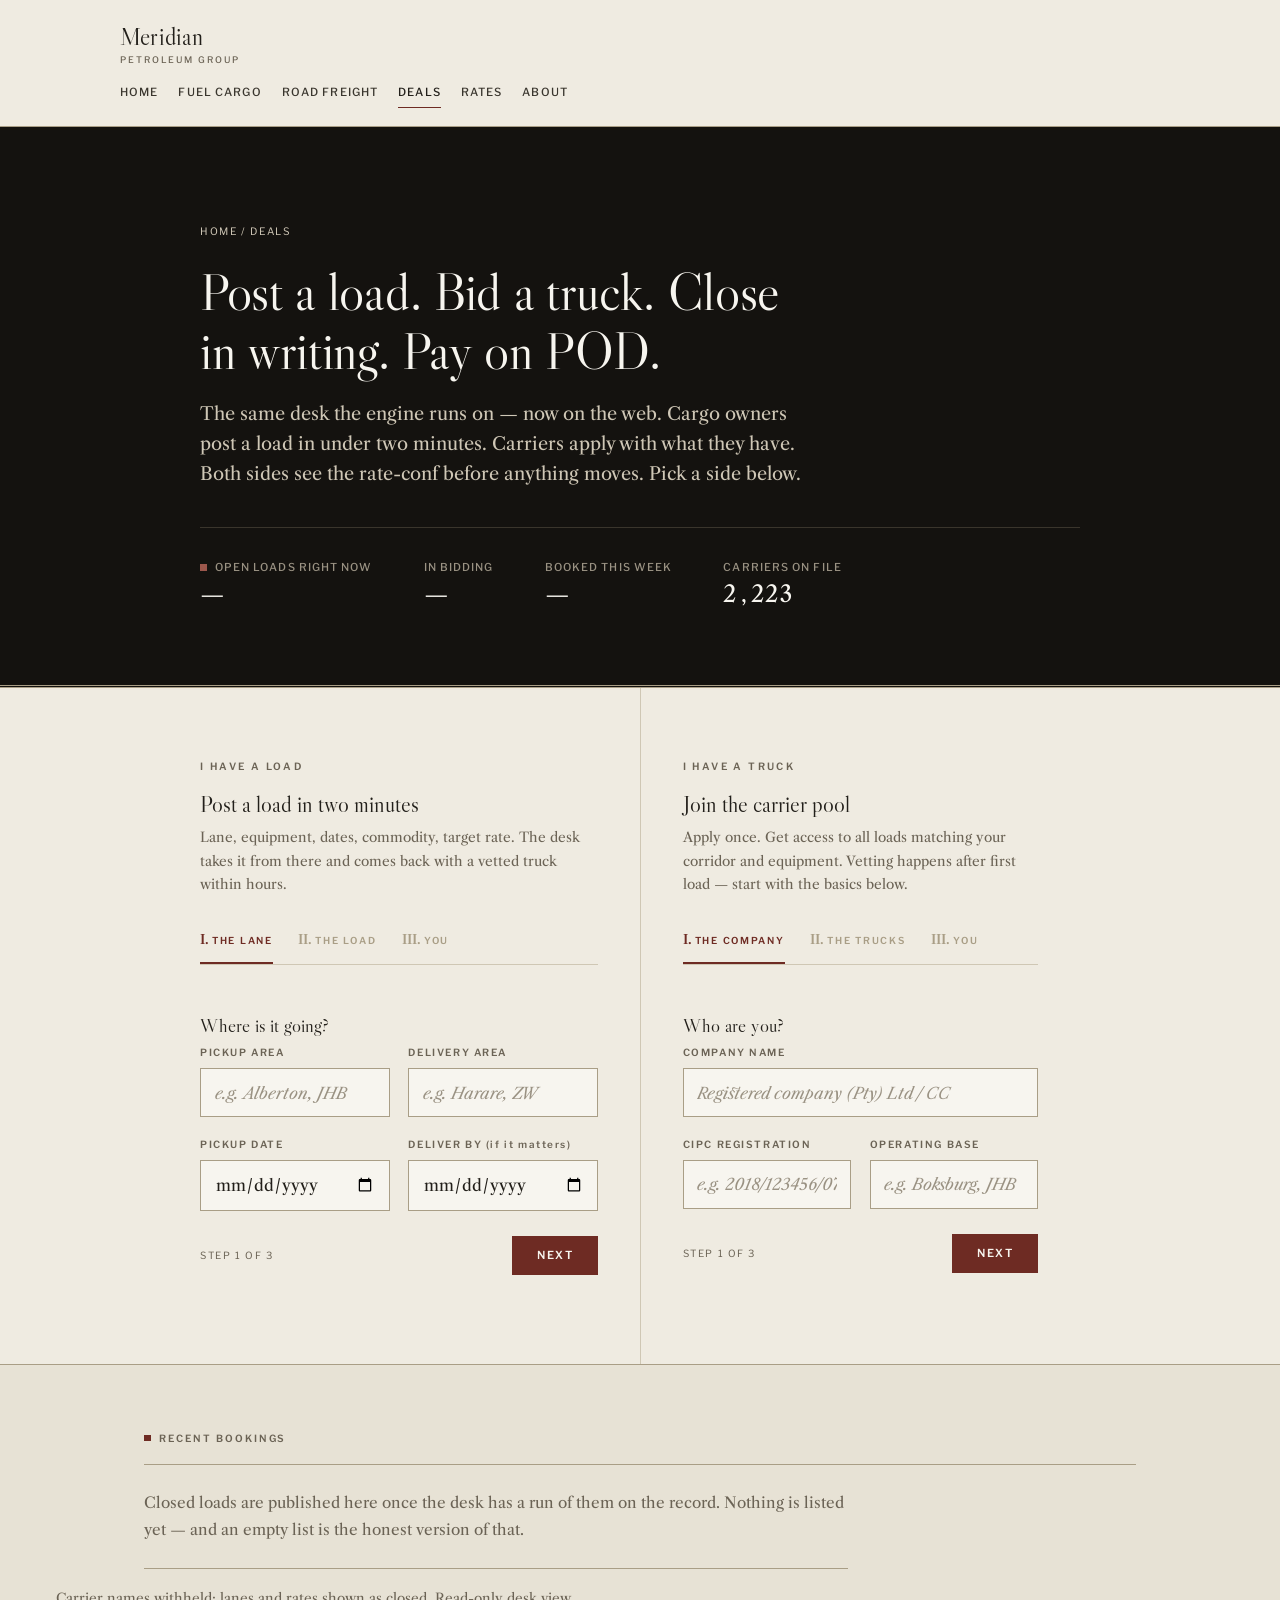
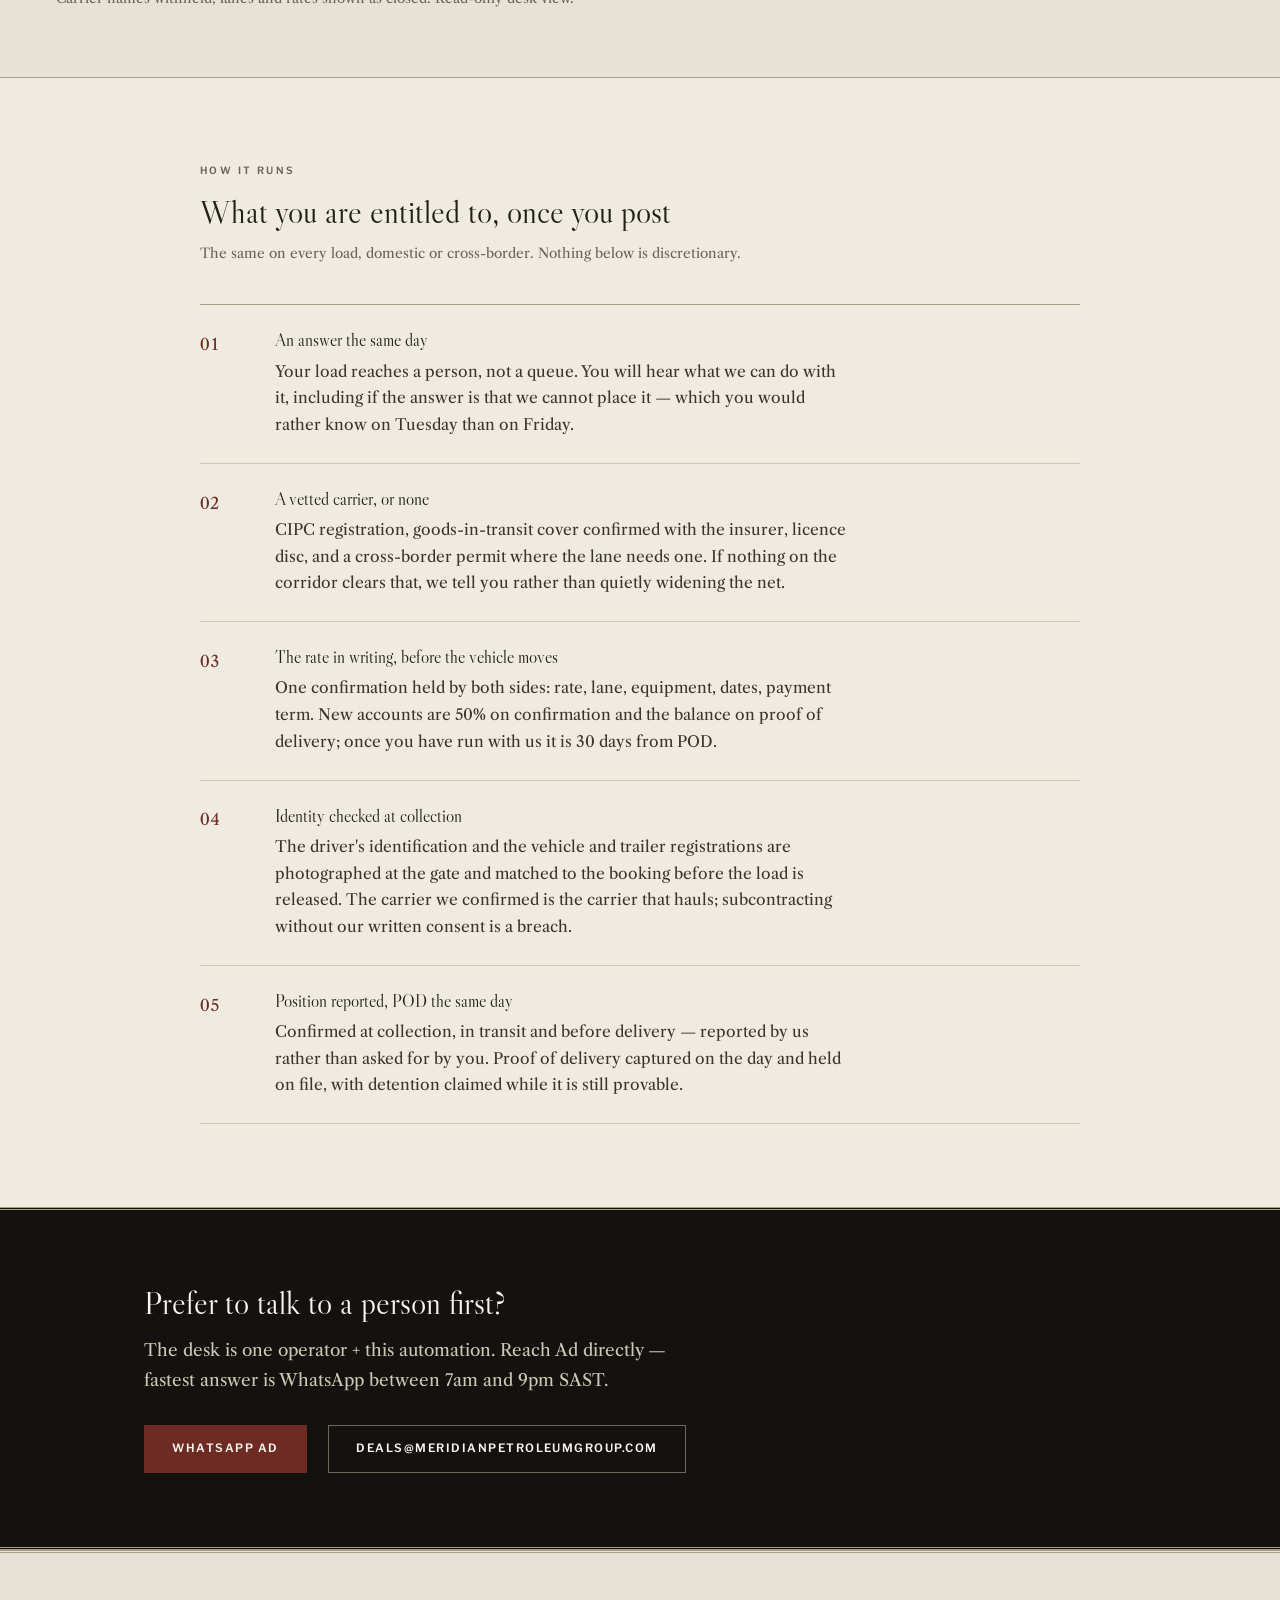
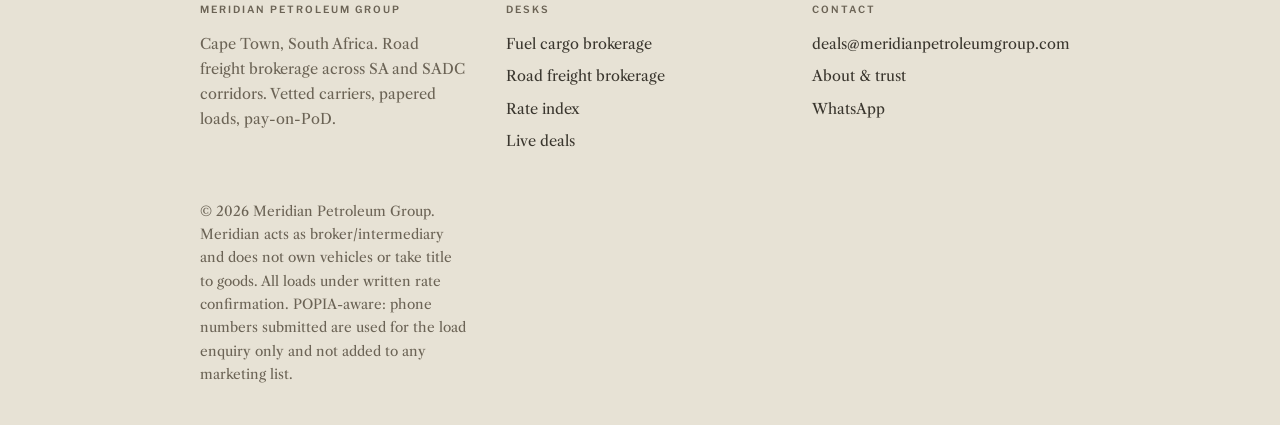
<file: deals/index.html>
<!DOCTYPE html>
<html lang="en">
<head>
<meta charset="UTF-8">
<meta name="viewport" content="width=device-width, initial-scale=1.0">
<title>Live Freight Deals — SA Domestic & SADC Cross-Border | Meridian Petroleum Group</title>
<meta name="description" content="Freight deals posted, matched and brokered across South Africa and SADC corridors. Vetted carriers, written rate-confs, daily close-out. The desk ships. Post or bid in minutes.">
<link rel="canonical" href="https://meridianpetroleumgroup.com/deals/">
<meta property="og:title" content="Live Freight Deals — Meridian Petroleum Group">
<meta property="og:description" content="SA domestic + SADC cross-border freight, brokered end-to-end. Post a load or join the carrier pool in minutes.">
<link rel="preconnect" href="https://fonts.googleapis.com">
<link rel="preconnect" href="https://fonts.gstatic.com" crossorigin>
<link rel="stylesheet" href="https://fonts.googleapis.com/css2?family=Libre+Caslon+Display&family=Libre+Caslon+Text:ital,wght@0,400;0,700;1,400&family=Libre+Franklin:wght@500;600&display=swap">
<link rel="stylesheet" href="/css/style.css">
<link rel="stylesheet" href="/css/deals.css">
</head>
<body>

<header>
  <div class="nav">
    <a class="brand" href="/"><span class="mark">M</span><span>Meridian<small>Petroleum Group</small></span></a>
    <nav class="menu">
      <a href="/">Home</a>
      <a href="/fuel/">Fuel Cargo</a>
      <a href="/cargo/">Road Freight</a>
      <a href="/deals/" aria-current="page">Deals</a>
      <a href="/rates/">Rates</a>
      <a href="/about/">About</a>
    </nav>
    <a class="nav-cta" href="mailto:deals@meridianpetroleumgroup.com">deals@meridianpetroleumgroup.com</a>
  </div>
</header>

<!-- ============ HERO + LIVE PULSE ============ -->
<section class="deals-hero">
  <div class="inner">
    <p class="breadcrumb"><a href="/">Home</a> / Deals</p>
    <h1 class="p">Post a load. Bid a truck. Close in writing. Pay on POD.</h1>
    <p class="lead">The same desk the engine runs on — now on the web. Cargo owners post a load in under two minutes. Carriers apply with what they have. Both sides see the rate-conf before anything moves. Pick a side below.</p>

    <div class="deals-pulse">
      <div class="pulse-cell">
        <div class="pulse-num" id="pulse-live">&mdash;</div>
        <div class="pulse-label"><span class="pulse-live"></span>Open loads right now</div>
      </div>
      <div class="pulse-cell">
        <div class="pulse-num" id="pulse-bidding">&mdash;</div>
        <div class="pulse-label">In bidding</div>
      </div>
      <div class="pulse-cell">
        <div class="pulse-num" id="pulse-bk">&mdash;</div>
        <div class="pulse-label">Booked this week</div>
      </div>
      <div class="pulse-cell">
        <div class="pulse-num" id="pulse-carriers">&mdash;</div>
        <div class="pulse-label">Carriers on file</div>
      </div>
    </div>
  </div>
</section>

<!-- ============ TWO-UP FORMS ============ -->
<section class="split">
  <div class="col shipper">
    <p class="tag">I have a load</p>
    <h2>Post a load in two minutes</h2>
    <p class="sub">Lane, equipment, dates, commodity, target rate. The desk takes it from there and comes back with a vetted truck within hours.</p>

    <form class="frm wiz" id="shipper-form" name="shipper-enquiry" method="POST"
      data-netlify="true" netlify-honeypot="company_website" action="/thanks/?posted=shipper" novalidate>
        <input type="hidden" name="form-name" value="shipper-enquiry">
        <p hidden><label>Leave this empty: <input name="company_website"></label></p>
      <input type="hidden" name="_subject" value="[DEALS SHIPPER] New load enquiry">
      <input type="hidden" name="form_kind" value="shipper">

      <!-- The step marks. With JavaScript off these are hidden and every
           fieldset below stays open, so the form is still one long slip that
           submits correctly — the wizard is an improvement on it, not a
           requirement for it. -->
      <ol class="wiz-marks" aria-hidden="true" hidden>
        <li data-step="1">The lane</li>
        <li data-step="2">The load</li>
        <li data-step="3">You</li>
      </ol>

      <fieldset class="wiz-step" data-step="1">
        <legend>Where is it going?</legend>
        <div class="row">
          <div class="field">
            <label for="s-origin">Pickup area</label>
            <input name="origin" id="s-origin" required placeholder="e.g. Alberton, JHB">
          </div>
          <div class="field">
            <label for="s-destination">Delivery area</label>
            <input name="destination" id="s-destination" required placeholder="e.g. Harare, ZW">
          </div>
        </div>
        <div class="row">
          <div class="field">
            <label for="s-pickup">Pickup date</label>
            <input type="date" name="pickup_date" id="s-pickup" required>
          </div>
          <div class="field">
            <label for="s-delivery">Deliver by <small>(if it matters)</small></label>
            <input type="date" name="delivery_date" id="s-delivery">
          </div>
        </div>
      </fieldset>

      <fieldset class="wiz-step" data-step="2">
        <legend>What are we moving?</legend>
        <div class="row">
          <div class="field">
            <label for="s-equipment">Equipment</label>
            <select name="equipment" id="s-equipment" required>
              <option value="">Select…</option>
              <option>Superlink (34t)</option>
              <option>Tri-axle (30t)</option>
              <option>Tautliner (24t)</option>
              <option>Reefer</option>
              <option>Tipper</option>
              <option>Flatbed</option>
              <option>Container (6m/12m)</option>
              <option>Not sure — advise me</option>
            </select>
          </div>
          <div class="field">
            <label for="s-commodity">Commodity</label>
            <input name="commodity" id="s-commodity" required placeholder="e.g. FMCG, aggregate, parts…">
          </div>
        </div>
        <div class="row">
          <div class="field">
            <label for="s-weight">Weight <small>(tonnes)</small></label>
            <input type="number" name="weight" id="s-weight" step="0.5" min="0" placeholder="e.g. 30">
          </div>
          <div class="field">
            <label for="s-payment">Payment terms</label>
            <select name="payment" id="s-payment">
              <option value="">Select…</option>
              <option>COD on POD</option>
              <option>7 days</option>
              <option>14 days</option>
              <option>30 days</option>
              <option>45 days</option>
            </select>
          </div>
        </div>
        <div class="field">
          <label for="s-target-rate">Target rate <small>(optional — tell us and we will tell you straight)</small></label>
          <input name="target_rate" id="s-target-rate" placeholder="e.g. R60,000 all-in or R200/ton">
        </div>
      </fieldset>

      <fieldset class="wiz-step" data-step="3">
        <legend>Who do we come back to?</legend>
        <!-- The company, not just the person. Our published terms turn on it:
             a first load is 50% on confirmation, an established account is 30
             days from POD "once the company is CIPC-verified" — and until this
             form asked for the company we could not apply our own terms to
             anybody. The registration number is optional because a first-time
             shipper should not be made to dig for it, but asking makes the
             faster terms possible on the second load. -->
        <div class="row">
          <div class="field">
            <label for="s-company">Company</label>
            <input name="company_name" id="s-company" required placeholder="Who the invoice goes to">
          </div>
          <div class="field">
            <label for="s-cipc">CIPC registration <small>(optional)</small></label>
            <input name="shipper_cipc" id="s-cipc" placeholder="e.g. 2018/123456/07">
          </div>
        </div>
        <div class="field">
          <label for="s-name">Your name</label>
          <input name="name" id="s-name" required placeholder="Name and role">
        </div>
        <div class="row">
          <div class="field">
            <label for="s-email">Email</label>
            <input type="email" name="email" id="s-email" required placeholder="ops@yourcompany.com">
          </div>
          <div class="field">
            <label for="s-phone">WhatsApp number</label>
            <input name="phone" id="s-phone" required placeholder="+27 …">
          </div>
        </div>
        <div class="field">
          <label for="s-notes">Anything else <small>(optional)</small></label>
          <textarea name="notes" id="s-notes" placeholder="Cross-border docs to arrange, depot addresses, special cargo."></textarea>
        </div>
      </fieldset>

      <div class="wiz-nav" hidden>
        <button type="button" class="wiz-back" hidden>Back</button>
        <span class="wiz-where" aria-live="polite"></span>
        <button type="button" class="wiz-next">Next</button>
      </div>

      <div class="frm-actions">
        <button type="submit" class="btn">Post the load</button>
        <a class="whatsapp" href="https://wa.me/?text=Hi%20Meridian%20%2B%20I%20have%20a%20load%20to%20move" target="_blank" rel="noopener">or WhatsApp it</a>
      </div>
      <p class="frm-status" id="shipper-status"></p>
    </form>
  </div>

  <div class="col carrier">
    <p class="tag">I have a truck</p>
    <h2>Join the carrier pool</h2>
    <p class="sub">Apply once. Get access to all loads matching your corridor and equipment. Vetting happens after first load — start with the basics below.</p>

    <form class="frm wiz" id="carrier-form" name="carrier-application" method="POST"
      data-netlify="true" netlify-honeypot="company_website" action="/thanks/?posted=carrier" novalidate>
        <input type="hidden" name="form-name" value="carrier-application">
        <p hidden><label>Leave this empty: <input name="company_website"></label></p>
      <input type="hidden" name="_subject" value="[DEALS CARRIER] New carrier application">
      <input type="hidden" name="form_kind" value="carrier">

      <ol class="wiz-marks" aria-hidden="true" hidden>
        <li data-step="1">The company</li>
        <li data-step="2">The trucks</li>
        <li data-step="3">You</li>
      </ol>

      <fieldset class="wiz-step" data-step="1">
        <legend>Who are you?</legend>
        <div class="field">
          <label for="c-company">Company name</label>
          <input name="company_name" id="c-company" required placeholder="Registered company (Pty) Ltd / CC">
        </div>
        <div class="row">
          <div class="field">
            <label for="c-cipc">CIPC registration</label>
            <input name="cipc" id="c-cipc" required placeholder="e.g. 2018/123456/07">
          </div>
          <div class="field">
            <label for="c-base">Operating base</label>
            <input name="base" id="c-base" required placeholder="e.g. Boksburg, JHB">
          </div>
        </div>
      </fieldset>

      <fieldset class="wiz-step" data-step="2">
        <legend>What do you run, and where?</legend>
        <div class="row">
          <div class="field">
            <label for="c-fleet">Fleet size</label>
            <select name="fleet" id="c-fleet" required>
              <option value="">Select…</option>
              <option>1 truck</option>
              <option>2–5 trucks</option>
              <option>6–15 trucks</option>
              <option>16+ trucks</option>
            </select>
          </div>
          <div class="field">
            <label for="c-equipment">Equipment types</label>
            <input name="equipment_types" id="c-equipment" required placeholder="superlink, tautliner, reefer…">
          </div>
        </div>
        <div class="field">
          <label for="c-corridors">Corridors you actually run <small>(comma separated)</small></label>
          <input name="corridors" id="c-corridors" required placeholder="JHB↔Harare, JHB↔Maputo, CPT↔JHB…">
          <!-- This is the field that decides whether you get called about a
               load. It is read as data, not as prose. -->
          <p class="field-help">These go straight onto the desk. When a load matches a corridor you run, you come up first.</p>
        </div>
        <div class="field">
          <label for="c-crossborder">Cross-border permits held <small>(leave blank if none)</small></label>
          <input name="cross_border" id="c-crossborder" placeholder="ZIM temporary import, MZ SADC, SADC sticker valid until…">
        </div>
      </fieldset>

      <fieldset class="wiz-step" data-step="3">
        <legend>Who do we call when a load fits?</legend>
        <div class="field">
          <label for="c-name">Your name</label>
          <input name="name" id="c-name" required placeholder="Owner / fleet manager">
        </div>
        <div class="row">
          <div class="field">
            <label for="c-email">Email</label>
            <input type="email" name="email" id="c-email" required placeholder="ops@yourcompany.co.za">
          </div>
          <div class="field">
            <label for="c-phone">WhatsApp number</label>
            <input name="phone" id="c-phone" required placeholder="+27 …">
          </div>
        </div>
        <!-- Said once, here, where it lands rather than buried in the intro:
             the documents cannot come through a form, and pretending otherwise
             wastes a round trip for both sides. -->
        <p class="field-help">
          Last thing, and it is not on this form: WhatsApp us a photo of your goods-in-transit
          insurance certificate and your operating licence disc. Those we need as pictures, and
          no carrier runs a load until they are on file.
        </p>
      </fieldset>

      <div class="wiz-nav" hidden>
        <button type="button" class="wiz-back" hidden>Back</button>
        <span class="wiz-where" aria-live="polite"></span>
        <button type="button" class="wiz-next">Next</button>
      </div>

      <div class="frm-actions">
        <button type="submit" class="btn">Join the pool</button>
        <a class="whatsapp" href="https://wa.me/?text=Hi%20Meridian%20%2B%20I%20have%20a%20truck%20to%20register" target="_blank" rel="noopener">or WhatsApp us</a>
      </div>
      <p class="frm-status" id="carrier-status"></p>
    </form>
  </div>
</section>

<!-- ============ RECENT DEALS STRIP ============ -->
<section class="deals-live">
  <div class="inner">
    <h3><span class="pulse-live"></span>Recent bookings</h3>
    <!-- These five rows were written by hand and shipped as "last 5 booked
         loads". Nothing in enquiries/list.json, leads/ or the call sheet
         records any of them — no Bellville job, no Walvis Bay job, no
         R 4,250, R 38,500 or R 12,800. Only the Alberton -> Harare line
         has a real load behind it, and its rate was still being negotiated.
         A page that invents its own track record is the one thing a broker
         cannot recover from, so they are kept here rather than on screen.
         The original markup, verbatim, if any of it turns out to be real:

         <div class="deals-list" id="recent-deals">
         <div class="deal-row">
         <span class="status BOOKED">BOOKED</span>
         <span class="lane">Cape Town → Bellville<small>30t building materials · tautliner</small></span>
         <span class="rate">R 4,250</span>
         <span class="when">Today, 09:14</span>
         <span class="when">WC domestic</span>
         </div>
         <div class="deal-row">
         <span class="status INTRANSIT">IN TRANSIT</span>
         <span class="lane">Alberton → Harare<small>34t bonded FMCG · superlink</small></span>
         <span class="rate">R 60,000</span>
         <span class="when">22 Sep</span>
         <span class="when">SA → ZW x-border</span>
         </div>
         <div class="deal-row">
         <span class="status DELIVERED">DELIVERED</span>
         <span class="lane">JHB → Maputo<small>28t mining parts · tautliner</small></span>
         <span class="rate">R 38,500</span>
         <span class="when">2 days ago</span>
         <span class="when">SA → MZ x-border</span>
         </div>
         <div class="deal-row">
         <span class="status BOOKED">BOOKED</span>
         <span class="lane">Durban → George<small>18t general cargo · tri-axle</small></span>
         <span class="rate">R 18,200</span>
         <span class="when">3 days ago</span>
         <span class="when">Coastal EC</span>
         </div>
         <div class="deal-row">
         <span class="status CLOSED">PAID</span>
         <span class="lane">Walvis Bay → Windhoek<small>22t packaged fuels · tautliner</small></span>
         <span class="rate">R 12,800</span>
         <span class="when">5 days ago</span>
         <span class="when">NA corridor</span>
         </div>
    -->
    <div class="deals-list" id="recent-deals">
      <p class="deals-empty">Closed loads are published here once the desk has a
        run of them on the record. Nothing is listed yet — and an empty list is
        the honest version of that.</p>
    </div>
    </div>
    <p class="deals-legend">Carrier names withheld; lanes and rates shown as closed. Read-only desk view.</p>
  </div>
</section>

<!-- ============ HOW IT WORKS ============ -->
<section class="flow">
  <p class="eyebrow">How it runs</p>
  <h2>What you are entitled to, once you post</h2>
  <!-- Was five numbered steps of our own workflow. Directly under a form, "what
       happens next" is genuinely useful — but stated as what the shipper gets,
       not as what the desk does. Same sequence, obligations rather than admin. -->
  <p class="sub">The same on every load, domestic or cross-border. Nothing below is discretionary.</p>

  <div class="flow-grid">
    <div class="flow-step">
      <div class="n">01</div>
      <h4>An answer the same day</h4>
      <p>Your load reaches a person, not a queue. You will hear what we can do with it, including if the answer is that we cannot place it — which you would rather know on Tuesday than on Friday.</p>
    </div>
    <div class="flow-step">
      <div class="n">02</div>
      <h4>A vetted carrier, or none</h4>
      <p>CIPC registration, goods-in-transit cover confirmed with the insurer, licence disc, and a cross-border permit where the lane needs one. If nothing on the corridor clears that, we tell you rather than quietly widening the net.</p>
    </div>
    <div class="flow-step">
      <div class="n">03</div>
      <h4>The rate in writing, before the vehicle moves</h4>
      <p>One confirmation held by both sides: rate, lane, equipment, dates, payment term. New accounts are 50% on confirmation and the balance on proof of delivery; once you have run with us it is 30 days from POD.</p>
    </div>
    <div class="flow-step">
      <div class="n">04</div>
      <h4>Identity checked at collection</h4>
      <p>The driver's identification and the vehicle and trailer registrations are photographed at the gate and matched to the booking before the load is released. The carrier we confirmed is the carrier that hauls; subcontracting without our written consent is a breach.</p>
    </div>
    <div class="flow-step">
      <div class="n">05</div>
      <h4>Position reported, POD the same day</h4>
      <p>Confirmed at collection, in transit and before delivery — reported by us rather than asked for by you. Proof of delivery captured on the day and held on file, with detention claimed while it is still provable.</p>
    </div>
  </div>
</section>

<!-- ============ DIRECT BAND ============ -->
<section class="direct">
  <div class="inner">
    <h3>Prefer to talk to a person first?</h3>
    <p>The desk is one operator + this automation. Reach Ad directly — fastest answer is WhatsApp between 7am and 9pm SAST.</p>
    <a class="btn" href="https://wa.me/?text=Hi%20Meridian%2C%20I%27d%20like%20to%20talk%20about%20a%20load" target="_blank" rel="noopener">WhatsApp Ad</a>
    <a class="btn alt" href="mailto:deals@meridianpetroleumgroup.com">deals@meridianpetroleumgroup.com</a>
  </div>
</section>

<footer>
  <div class="foot">
    <div>
      <h4>Meridian Petroleum Group</h4>
      <p>Cape Town, South Africa. Road freight brokerage across SA and SADC corridors. Vetted carriers, papered loads, pay-on-PoD.</p>
    </div>
    <div>
      <h4>Desks</h4>
      <ul>
        <li><a href="/fuel/">Fuel cargo brokerage</a></li>
        <li><a href="/cargo/">Road freight brokerage</a></li>
        <li><a href="/rates/">Rate index</a></li>
        <li><a href="/deals/">Live deals</a></li>
      </ul>
    </div>
    <div>
      <h4>Contact</h4>
      <ul>
        <li><a href="mailto:deals@meridianpetroleumgroup.com">deals@meridianpetroleumgroup.com</a></li>
        <li><a href="/about/">About &amp; trust</a></li>
        <li><a href="https://wa.me/" target="_blank" rel="noopener">WhatsApp</a></li>
      </ul>
    </div>
    <div class="fine">© 2026 Meridian Petroleum Group. Meridian acts as broker/intermediary and does not own vehicles or take title to goods. All loads under written rate confirmation. POPIA-aware: phone numbers submitted are used for the load enquiry only and not added to any marketing list.</div>
  </div>
</footer>

<script>
/* Counters come from /stats/deals.json, which the desk writes. A key absent
   or null there leaves the em-dash in place -- a figure we cannot stand
   behind is shown as nothing, never as a zero. */
fetch('/stats/deals.json', { cache: 'no-store' })
  .then(r => r.ok ? r.json() : null)
  .then(d => {
    if (!d) return;
    const set = (id, v) => {
      const e = document.getElementById(id);
      /* A zero is left as the em-dash: an empty week is not something to
         advertise, and saying nothing claims nothing. */
      if (e && v) e.textContent = typeof v === 'number' ? v.toLocaleString('en-ZA') : v;
    };
    set('pulse-live', d.open_loads);
    set('pulse-bidding', d.in_bidding);
    set('pulse-bk', d.booked_this_week);
    set('pulse-carriers', d.carriers_on_file);
  })
  .catch(() => {});

/* --------------------------------------------------------------------------
   The three-step slip
   --------------------------------------------------------------------------
   Progressive enhancement, and the order matters: the markup ships as one long
   form that works on its own, and this collapses it. If this script never runs
   -- blocked, failed, an old phone -- every fieldset stays open and the form
   still submits every field. Netlify reads the fields out of the HTML at build
   time either way, which is what registers the form at all.

   Nothing is unmounted. Hidden fieldsets stay in the DOM and in the submission;
   removing a step would drop its answers on the floor.
   -------------------------------------------------------------------------- */
document.querySelectorAll('form.wiz').forEach(function (form) {
  var steps = Array.prototype.slice.call(form.querySelectorAll('.wiz-step'));
  var marks = form.querySelector('.wiz-marks');
  var nav = form.querySelector('.wiz-nav');
  var back = form.querySelector('.wiz-back');
  var next = form.querySelector('.wiz-next');
  var where = form.querySelector('.wiz-where');
  var actions = form.querySelector('.frm-actions');
  if (steps.length < 2 || !nav || !next) { return; }

  marks.hidden = false;
  marks.removeAttribute('aria-hidden');
  nav.hidden = false;
  var at = 0;

  function clearError(el) {
    el.removeAttribute('aria-invalid');
    var note = el.parentNode.querySelector('.field-error');
    if (note) { note.remove(); }
  }

  /* Say what is missing, next to the thing that is missing. The browser's own
     bubble points at the first invalid control even when it is inside a hidden
     fieldset, which on a wizard means an error nobody can see. */
  function validate(step) {
    var bad = null;
    step.querySelectorAll('input, select, textarea').forEach(function (el) {
      clearError(el);
      if (el.checkValidity()) { return; }
      el.setAttribute('aria-invalid', 'true');
      var note = document.createElement('p');
      note.className = 'field-error';
      note.textContent = el.validity.valueMissing
        ? 'Needed before the next step'
        : (el.validationMessage || 'Check this one');
      el.parentNode.appendChild(note);
      if (!bad) { bad = el; }
    });
    if (bad) { bad.focus({ preventScroll: false }); }
    return !bad;
  }

  function render() {
    steps.forEach(function (s, i) { s.hidden = i !== at; });
    Array.prototype.forEach.call(marks.children, function (li, i) {
      li.setAttribute('data-state', i === at ? 'here' : (i < at ? 'done' : 'todo'));
    });
    back.hidden = at === 0;
    var last = at === steps.length - 1;
    next.hidden = last;
    /* The submit button only appears on the last step. A Post the load button
       visible on step one is an invitation to submit a third of a form. */
    actions.hidden = !last;
    where.textContent = 'Step ' + (at + 1) + ' of ' + steps.length;
  }

  next.addEventListener('click', function () {
    if (!validate(steps[at])) { return; }
    at = Math.min(at + 1, steps.length - 1);
    render();
    steps[at].scrollIntoView({ block: 'nearest', behavior: 'smooth' });
  });

  back.addEventListener('click', function () {
    at = Math.max(at - 1, 0);
    render();
  });

  /* Enter should advance, not submit a form that is two thirds empty. */
  form.addEventListener('keydown', function (e) {
    if (e.key !== 'Enter' || e.target.tagName === 'TEXTAREA') { return; }
    if (at < steps.length - 1) { e.preventDefault(); next.click(); }
  });

  /* A field that is now filled should stop shouting immediately. */
  form.addEventListener('input', function (e) {
    if (e.target.getAttribute('aria-invalid') && e.target.checkValidity()) {
      clearError(e.target);
    }
  });

  /* Last line of defence: if a hidden step is somehow incomplete at submit,
     go back to it rather than letting the browser block on a control the
     person cannot see. */
  form.addEventListener('submit', function (e) {
    for (var i = 0; i < steps.length; i++) {
      if (!steps[i].querySelectorAll(':invalid').length) { continue; }
      e.preventDefault();
      at = i;
      render();
      validate(steps[i]);
      return;
    }
  });

  render();
});

/* success-state: show a top banner if ?posted= is present */
const u = new URL(location.href);
if (u.searchParams.get('posted')) {
  const banner = document.createElement('div');
  banner.style.cssText = 'background:#6E2B23;color:#F7F5EF;text-align:center;padding:15px 20px;font-family:"Libre Franklin",Arial,sans-serif;font-size:.72rem;font-weight:600;letter-spacing:.13em;text-transform:uppercase;';
  banner.textContent = u.searchParams.get('posted') === 'shipper'
    ? 'Load received \u2014 the desk will come back with a quote.'
    : 'Application received \u2014 the vetting checklist follows by email.';
  document.body.prepend(banner);
}
</script>
</body>
</html>
</file>
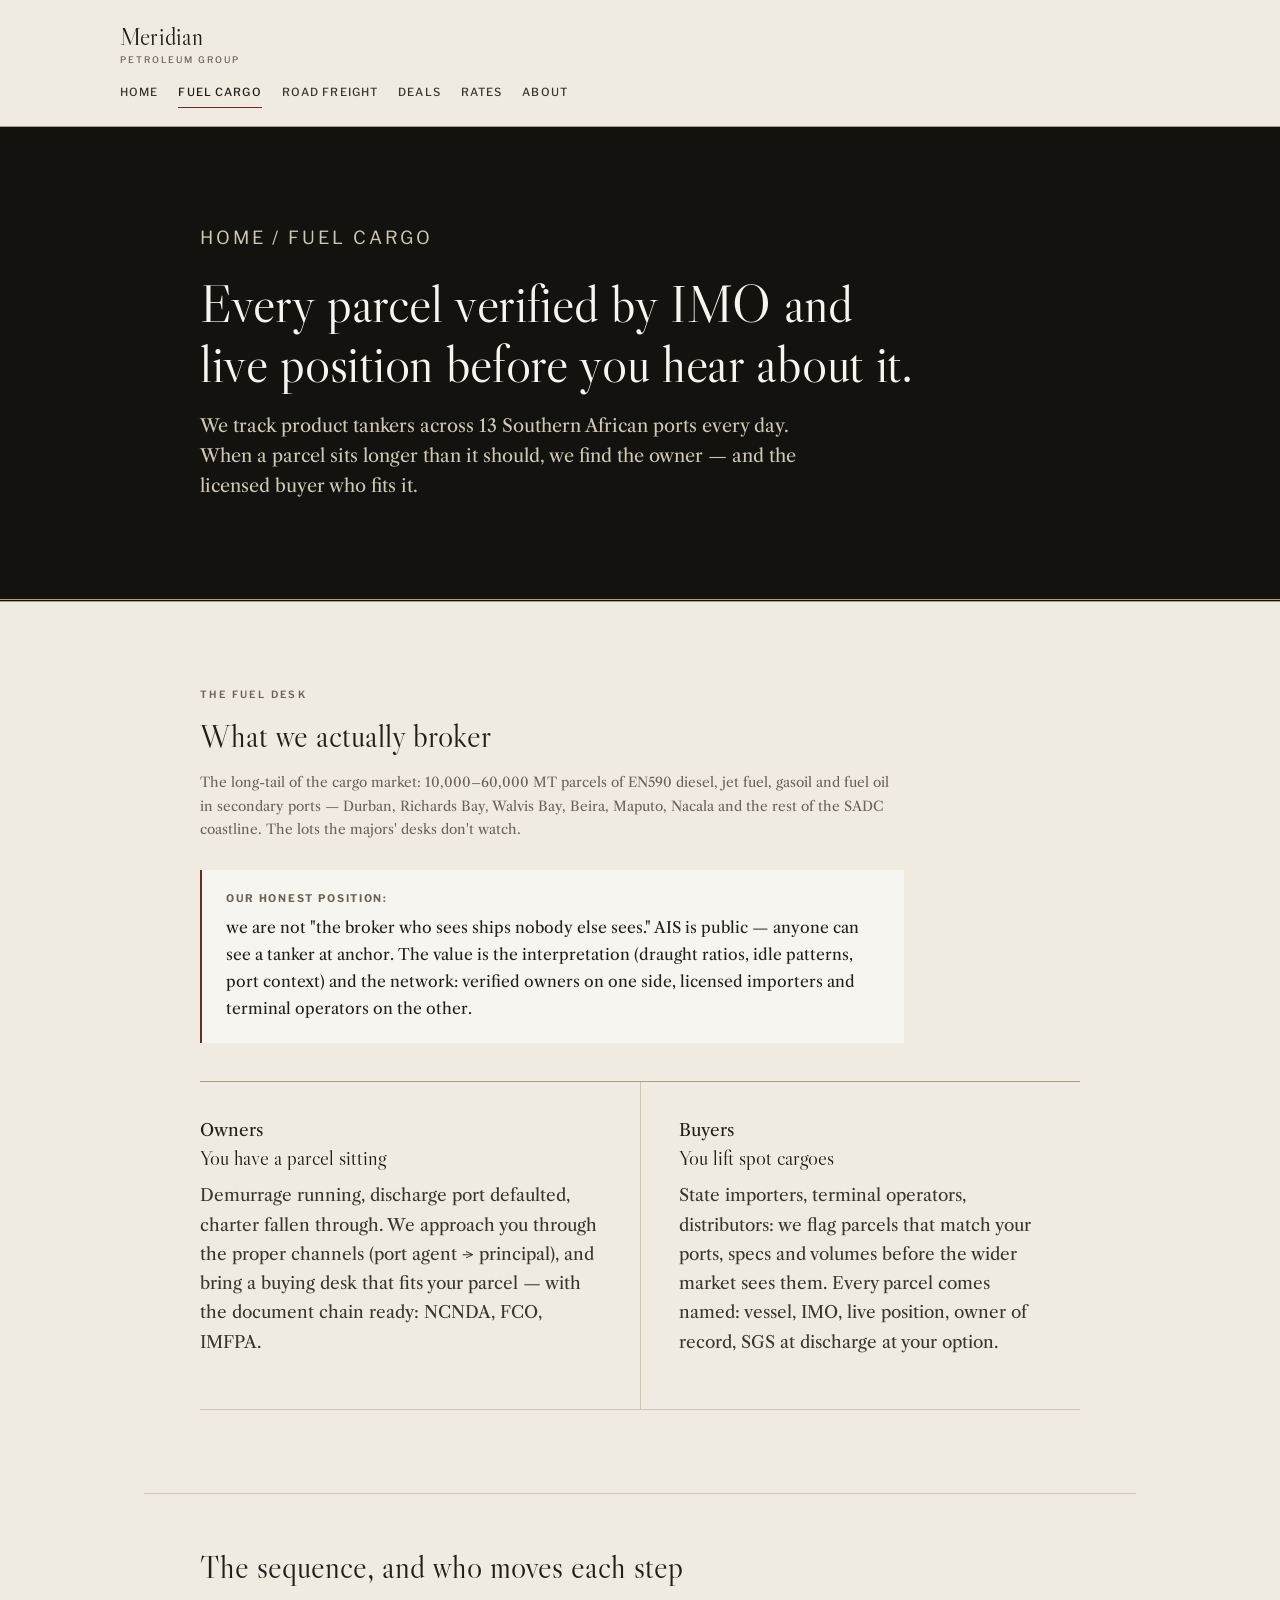
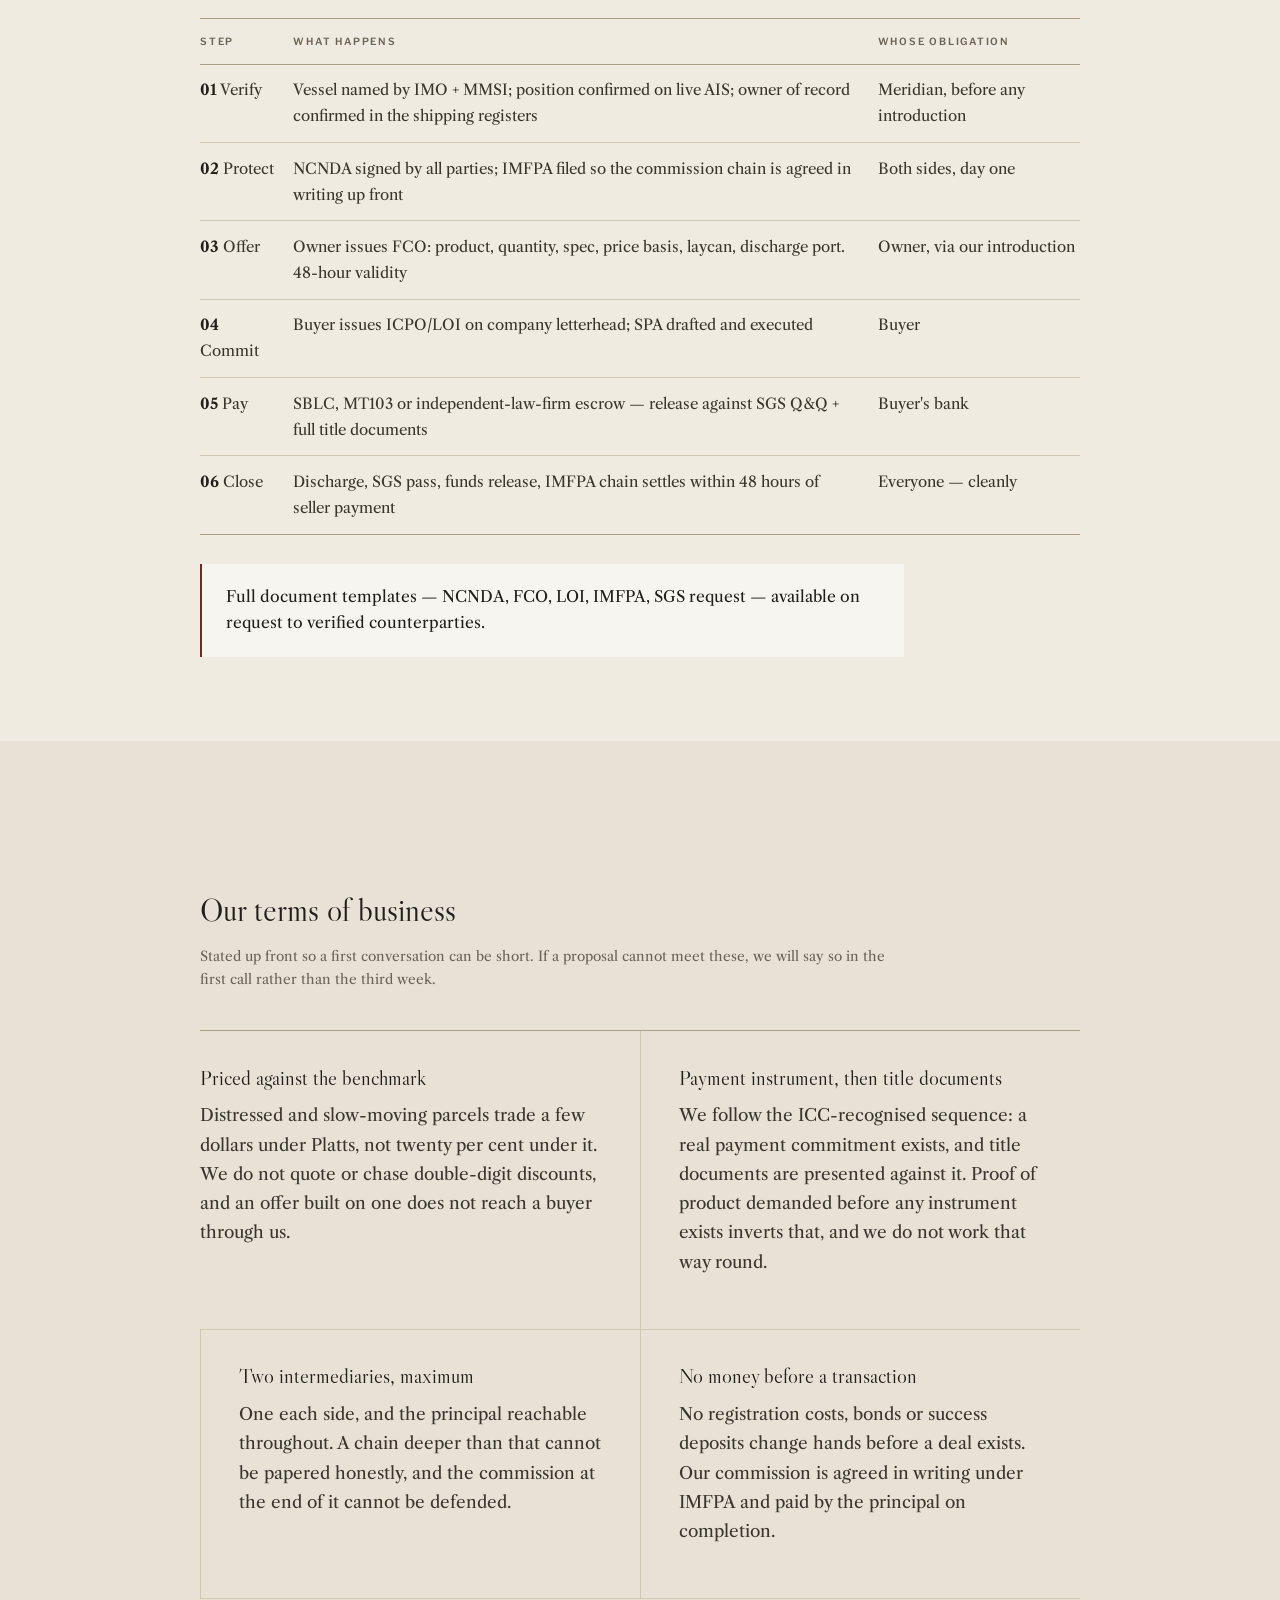
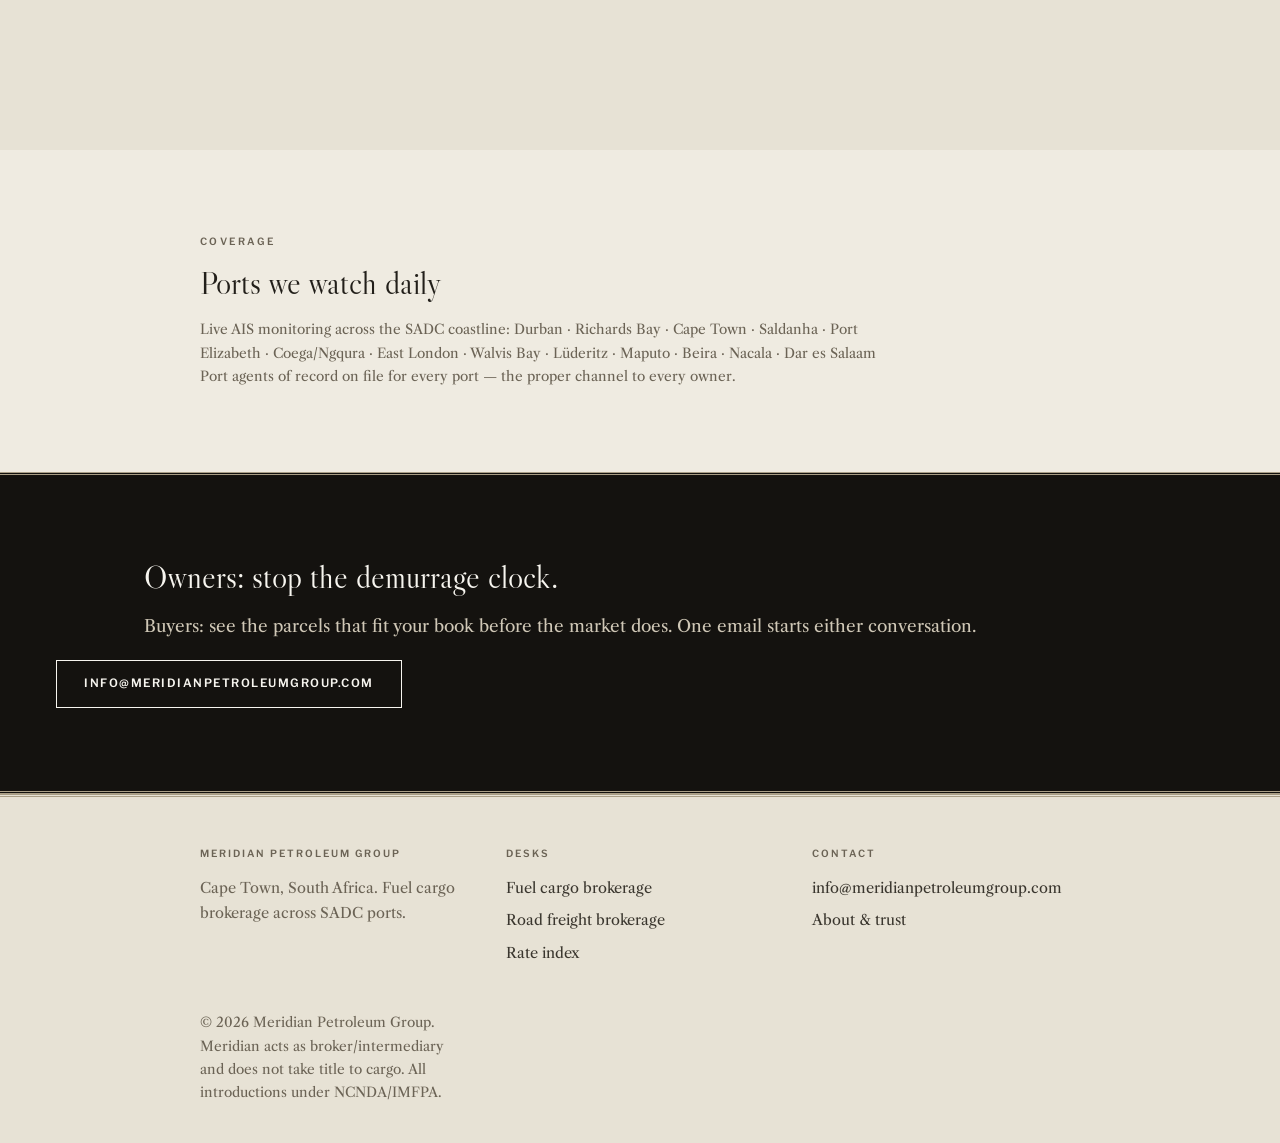
<file: fuel/index.html>
<!DOCTYPE html>
<html lang="en">
<head>
<meta charset="UTF-8">
<meta name="viewport" content="width=device-width, initial-scale=1.0">
<title>Fuel Cargo Brokerage — SADC Ports | Meridian Petroleum Group</title>
<meta name="description" content="Fuel cargo brokerage across SADC ports: distressed and slow-moving product tanker intel, owner-side approach via port agents, buyer-side matching to licensed importers and terminals. IMFPA-protected.">
<link rel="canonical" href="https://meridianpetroleumgroup.com/fuel/">
<meta property="og:title" content="Fuel Cargo Brokerage — Meridian Petroleum Group">
<meta property="og:description" content="Distressed-cargo intel across 13 SADC ports. Verified owners, licensed buyers, full document chain.">
<link rel="preconnect" href="https://fonts.googleapis.com">
<link rel="preconnect" href="https://fonts.gstatic.com" crossorigin>
<link rel="stylesheet" href="https://fonts.googleapis.com/css2?family=Libre+Caslon+Display&family=Libre+Caslon+Text:ital,wght@0,400;0,700;1,400&family=Libre+Franklin:wght@500;600&display=swap">
<link rel="stylesheet" href="/css/style.css">
</head>
<body>

<header>
  <div class="nav">
    <a class="brand" href="/"><span class="mark">M</span><span>Meridian<small>Petroleum Group</small></span></a>
    <nav class="menu">
      <a href="/">Home</a>
      <a href="/fuel/" aria-current="page">Fuel Cargo</a>
      <a href="/cargo/">Road Freight</a>
      <a href="/deals/">Deals</a>
      <a href="/rates/">Rates</a>
      <a href="/about/">About</a>
    </nav>
    <a class="nav-cta" href="mailto:info@meridianpetroleumgroup.com">info@meridianpetroleumgroup.com</a>
  </div>
</header>

<section class="page-hero">
  <div class="inner">
    <p class="breadcrumb"><a href="/">Home</a> / Fuel Cargo</p>
    <h1 class="p">Every parcel verified by IMO and live position before you hear about it.</h1>
    <p class="lead">We track product tankers across 13 Southern African ports every day. When a parcel sits longer than it should, we find the owner — and the licensed buyer who fits it.</p>
  </div>
</section>

<section class="section">
  <p class="eyebrow">The fuel desk</p>
  <h2>What we actually broker</h2>
  <p class="sub">The long-tail of the cargo market: 10,000–60,000 MT parcels of EN590 diesel, jet fuel, gasoil and fuel oil in secondary ports — Durban, Richards Bay, Walvis Bay, Beira, Maputo, Nacala and the rest of the SADC coastline. The lots the majors' desks don't watch.</p>

  <div class="callout"><b>Our honest position:</b> we are not "the broker who sees ships nobody else sees." AIS is public — anyone can see a tanker at anchor. The value is the interpretation (draught ratios, idle patterns, port context) and the network: verified owners on one side, licensed importers and terminal operators on the other.</div>

  <div class="grid2">
    <div class="card"><span class="num">Owners</span><h3>You have a parcel sitting</h3><p>Demurrage running, discharge port defaulted, charter fallen through. We approach you through the proper channels (port agent → principal), and bring a buying desk that fits your parcel — with the document chain ready: NCNDA, FCO, IMFPA.</p></div>
    <div class="card"><span class="num">Buyers</span><h3>You lift spot cargoes</h3><p>State importers, terminal operators, distributors: we flag parcels that match your ports, specs and volumes before the wider market sees them. Every parcel comes named: vessel, IMO, live position, owner of record, SGS at discharge at your option.</p></div>
  </div>
</section>

<section class="section tight">
  <h2>The sequence, and who moves each step</h2>
  <div class="table-wrap"><table>
    <tr><th>Step</th><th>What happens</th><th>Whose obligation</th></tr>
    <tr><td><b>01</b> Verify</td><td>Vessel named by IMO + MMSI; position confirmed on live AIS; owner of record confirmed in the shipping registers</td><td>Meridian, before any introduction</td></tr>
    <tr><td><b>02</b> Protect</td><td>NCNDA signed by all parties; IMFPA filed so the commission chain is agreed in writing up front</td><td>Both sides, day one</td></tr>
    <tr><td><b>03</b> Offer</td><td>Owner issues FCO: product, quantity, spec, price basis, laycan, discharge port. 48-hour validity</td><td>Owner, via our introduction</td></tr>
    <tr><td><b>04</b> Commit</td><td>Buyer issues ICPO/LOI on company letterhead; SPA drafted and executed</td><td>Buyer</td></tr>
    <tr><td><b>05</b> Pay</td><td>SBLC, MT103 or independent-law-firm escrow — release against SGS Q&Q + full title documents</td><td>Buyer's bank</td></tr>
    <tr><td><b>06</b> Close</td><td>Discharge, SGS pass, funds release, IMFPA chain settles within 48 hours of seller payment</td><td>Everyone — cleanly</td></tr>
  </table></div>
  <p class="note">Full document templates — NCNDA, FCO, LOI, IMFPA, SGS request — available on request to verified counterparties.</p>
</section>

<div class="strip">
  <div class="section">
    <h2>Our terms of business</h2>
    <!-- This was a catalogue of frauds under the heading "Scam patterns we walk
         away from". The knowledge behind it is real and worth keeping, but a
         rogues' gallery is the wrong form for it: it puts the reader in a
         suspicious frame of mind, some of it rubs off on the house doing the
         naming, and protesting innocence is a thing only the guilty need to do.
         A firm states the conditions it works under. The market reality sits in
         the reasoning, where it belongs, instead of in the headline. -->
    <p class="sub">Stated up front so a first conversation can be short. If a proposal cannot meet these, we will say so in the first call rather than the third week.</p>
    <div class="grid2">
      <div class="card"><h3>Priced against the benchmark</h3><p>Distressed and slow-moving parcels trade a few dollars under Platts, not twenty per cent under it. We do not quote or chase double-digit discounts, and an offer built on one does not reach a buyer through us.</p></div>
      <div class="card"><h3>Payment instrument, then title documents</h3><p>We follow the ICC-recognised sequence: a real payment commitment exists, and title documents are presented against it. Proof of product demanded before any instrument exists inverts that, and we do not work that way round.</p></div>
      <div class="card"><h3>Two intermediaries, maximum</h3><p>One each side, and the principal reachable throughout. A chain deeper than that cannot be papered honestly, and the commission at the end of it cannot be defended.</p></div>
      <div class="card"><h3>No money before a transaction</h3><p>No registration costs, bonds or success deposits change hands before a deal exists. Our commission is agreed in writing under IMFPA and paid by the principal on completion.</p></div>
    </div>
  </div>
</div>

<section class="section">
  <p class="eyebrow">Coverage</p>
  <h2>Ports we watch daily</h2>
  <p class="sub">Live AIS monitoring across the SADC coastline: Durban · Richards Bay · Cape Town · Saldanha · Port Elizabeth · Coega/Ngqura · East London · Walvis Bay · Lüderitz · Maputo · Beira · Nacala · Dar es Salaam</p>
  <p class="sub">Port agents of record on file for every port — the proper channel to every owner.</p>
</section>

<div class="band">
  <h2>Owners: stop the demurrage clock.</h2>
  <p>Buyers: see the parcels that fit your book before the market does. One email starts either conversation.</p>
  <a class="btn" href="mailto:info@meridianpetroleumgroup.com">info@meridianpetroleumgroup.com</a>
</div>

<footer>
  <div class="foot">
    <div>
      <h4>Meridian Petroleum Group</h4>
      <p>Cape Town, South Africa. Fuel cargo brokerage across SADC ports.</p>
    </div>
    <div>
      <h4>Desks</h4>
      <ul>
        <li><a href="/fuel/">Fuel cargo brokerage</a></li>
        <li><a href="/cargo/">Road freight brokerage</a></li>
        <li><a href="/rates/">Rate index</a></li>
      </ul>
    </div>
    <div>
      <h4>Contact</h4>
      <ul>
        <li><a href="mailto:info@meridianpetroleumgroup.com">info@meridianpetroleumgroup.com</a></li>
        <li><a href="/about/">About & trust</a></li>
      </ul>
    </div>
    <div class="fine">© 2026 Meridian Petroleum Group. Meridian acts as broker/intermediary and does not take title to cargo. All introductions under NCNDA/IMFPA.</div>
  </div>
</footer>

</body>
</html>
</file>
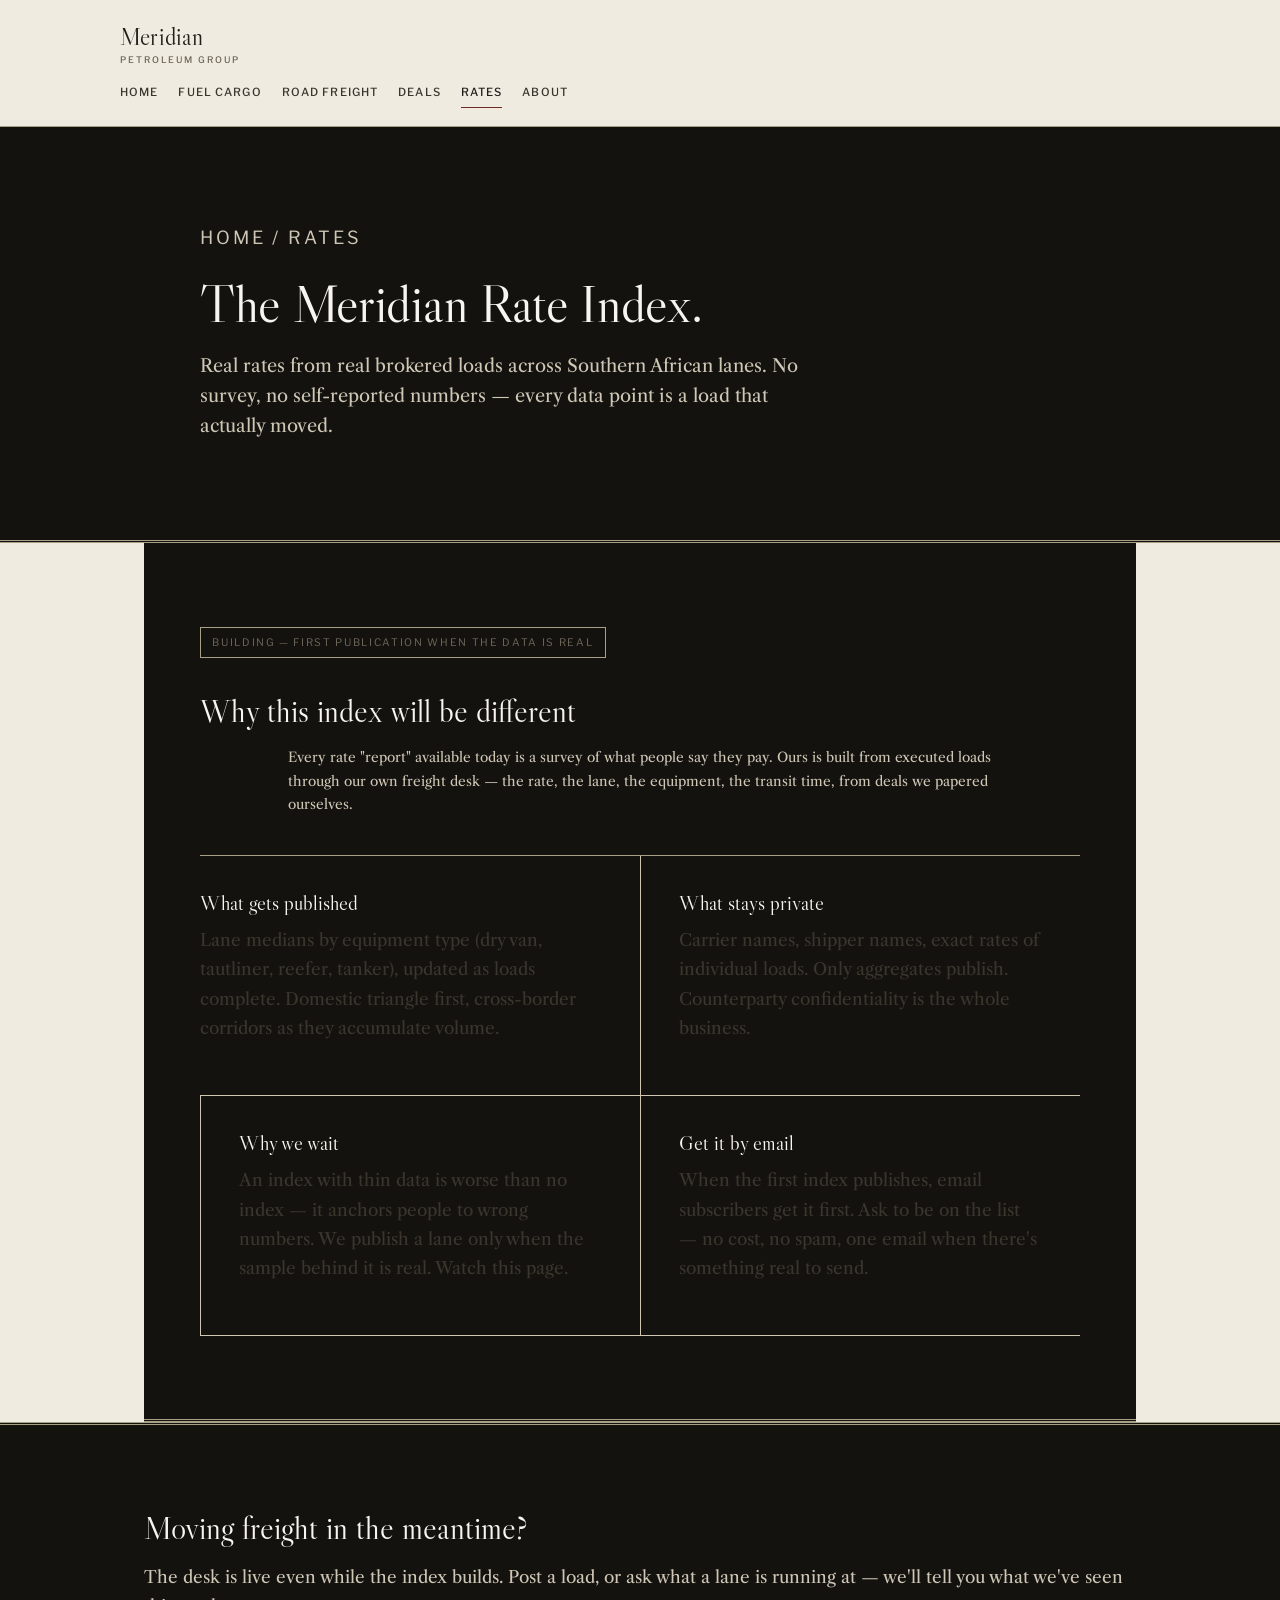
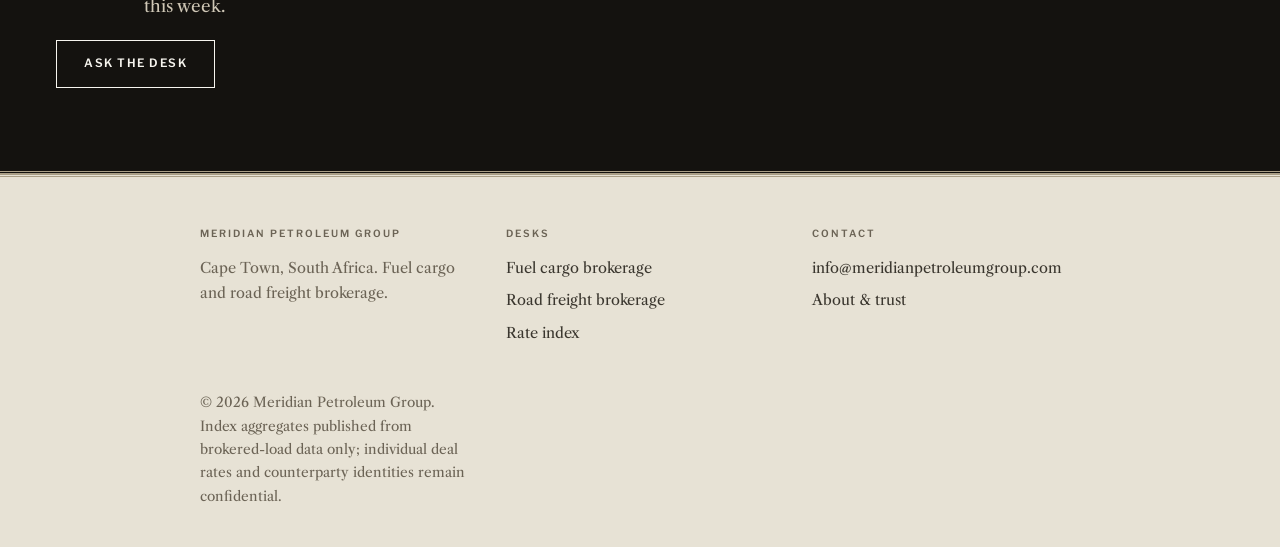
<file: rates/index.html>
<!DOCTYPE html>
<html lang="en">
<head>
<meta charset="UTF-8">
<meta name="viewport" content="width=device-width, initial-scale=1.0">
<title>Southern African Freight Rate Index | Meridian Petroleum Group</title>
<meta name="description" content="A rate index for Southern African road freight lanes, built from real brokered loads — Cape Town–Johannesburg, Johannesburg–Durban, cross-border corridors. Launching as data accumulates.">
<link rel="canonical" href="https://meridianpetroleumgroup.com/rates/">
<meta property="og:title" content="Freight Rate Index — Meridian Petroleum Group">
<meta property="og:description" content="Real rates from real loads. SA domestic lanes and SADC cross-border corridors.">
<link rel="preconnect" href="https://fonts.googleapis.com">
<link rel="preconnect" href="https://fonts.gstatic.com" crossorigin>
<link rel="stylesheet" href="https://fonts.googleapis.com/css2?family=Libre+Caslon+Display&family=Libre+Caslon+Text:ital,wght@0,400;0,700;1,400&family=Libre+Franklin:wght@500;600&display=swap">
<link rel="stylesheet" href="/css/style.css">
</head>
<body>

<header>
  <div class="nav">
    <a class="brand" href="/"><span class="mark">M</span><span>Meridian<small>Petroleum Group</small></span></a>
    <nav class="menu">
      <a href="/">Home</a>
      <a href="/fuel/">Fuel Cargo</a>
      <a href="/cargo/">Road Freight</a>
      <a href="/deals/">Deals</a>
      <a href="/rates/" aria-current="page">Rates</a>
      <a href="/about/">About</a>
    </nav>
    <a class="nav-cta" href="mailto:info@meridianpetroleumgroup.com">info@meridianpetroleumgroup.com</a>
  </div>
</header>

<section class="page-hero">
  <div class="inner">
    <p class="breadcrumb"><a href="/">Home</a> / Rates</p>
    <h1 class="p">The Meridian Rate Index.</h1>
    <p class="lead">Real rates from real brokered loads across Southern African lanes. No survey, no self-reported numbers — every data point is a load that actually moved.</p>
  </div>
</section>

<section class="section rates-hero">
  <span class="coming">BUILDING — FIRST PUBLICATION WHEN THE DATA IS REAL</span>
  <h2 style="margin-top:34px">Why this index will be different</h2>
  <p class="sub" style="margin:0 auto">Every rate "report" available today is a survey of what people say they pay. Ours is built from executed loads through our own freight desk — the rate, the lane, the equipment, the transit time, from deals we papered ourselves.</p>

  <div class="grid2" style="text-align:left">
    <div class="card"><h3>What gets published</h3><p>Lane medians by equipment type (dry van, tautliner, reefer, tanker), updated as loads complete. Domestic triangle first, cross-border corridors as they accumulate volume.</p></div>
    <div class="card"><h3>What stays private</h3><p>Carrier names, shipper names, exact rates of individual loads. Only aggregates publish. Counterparty confidentiality is the whole business.</p></div>
    <div class="card"><h3>Why we wait</h3><p>An index with thin data is worse than no index — it anchors people to wrong numbers. We publish a lane only when the sample behind it is real. Watch this page.</p></div>
    <div class="card"><h3>Get it by email</h3><p>When the first index publishes, email subscribers get it first. <a href="mailto:info@meridianpetroleumgroup.com?subject=Rate%20Index%20alert">Ask to be on the list</a> — no cost, no spam, one email when there's something real to send.</p></div>
  </div>
</section>

<div class="band">
  <h2>Moving freight in the meantime?</h2>
  <p>The desk is live even while the index builds. Post a load, or ask what a lane is running at — we'll tell you what we've seen this week.</p>
  <a class="btn" href="mailto:info@meridianpetroleumgroup.com?subject=Rate%20check">Ask the desk</a>
</div>

<footer>
  <div class="foot">
    <div>
      <h4>Meridian Petroleum Group</h4>
      <p>Cape Town, South Africa. Fuel cargo and road freight brokerage.</p>
    </div>
    <div>
      <h4>Desks</h4>
      <ul>
        <li><a href="/fuel/">Fuel cargo brokerage</a></li>
        <li><a href="/cargo/">Road freight brokerage</a></li>
        <li><a href="/rates/">Rate index</a></li>
      </ul>
    </div>
    <div>
      <h4>Contact</h4>
      <ul>
        <li><a href="mailto:info@meridianpetroleumgroup.com">info@meridianpetroleumgroup.com</a></li>
        <li><a href="/about/">About & trust</a></li>
      </ul>
    </div>
    <div class="fine">© 2026 Meridian Petroleum Group. Index aggregates published from brokered-load data only; individual deal rates and counterparty identities remain confidential.</div>
  </div>
</footer>

</body>
</html>
</file>
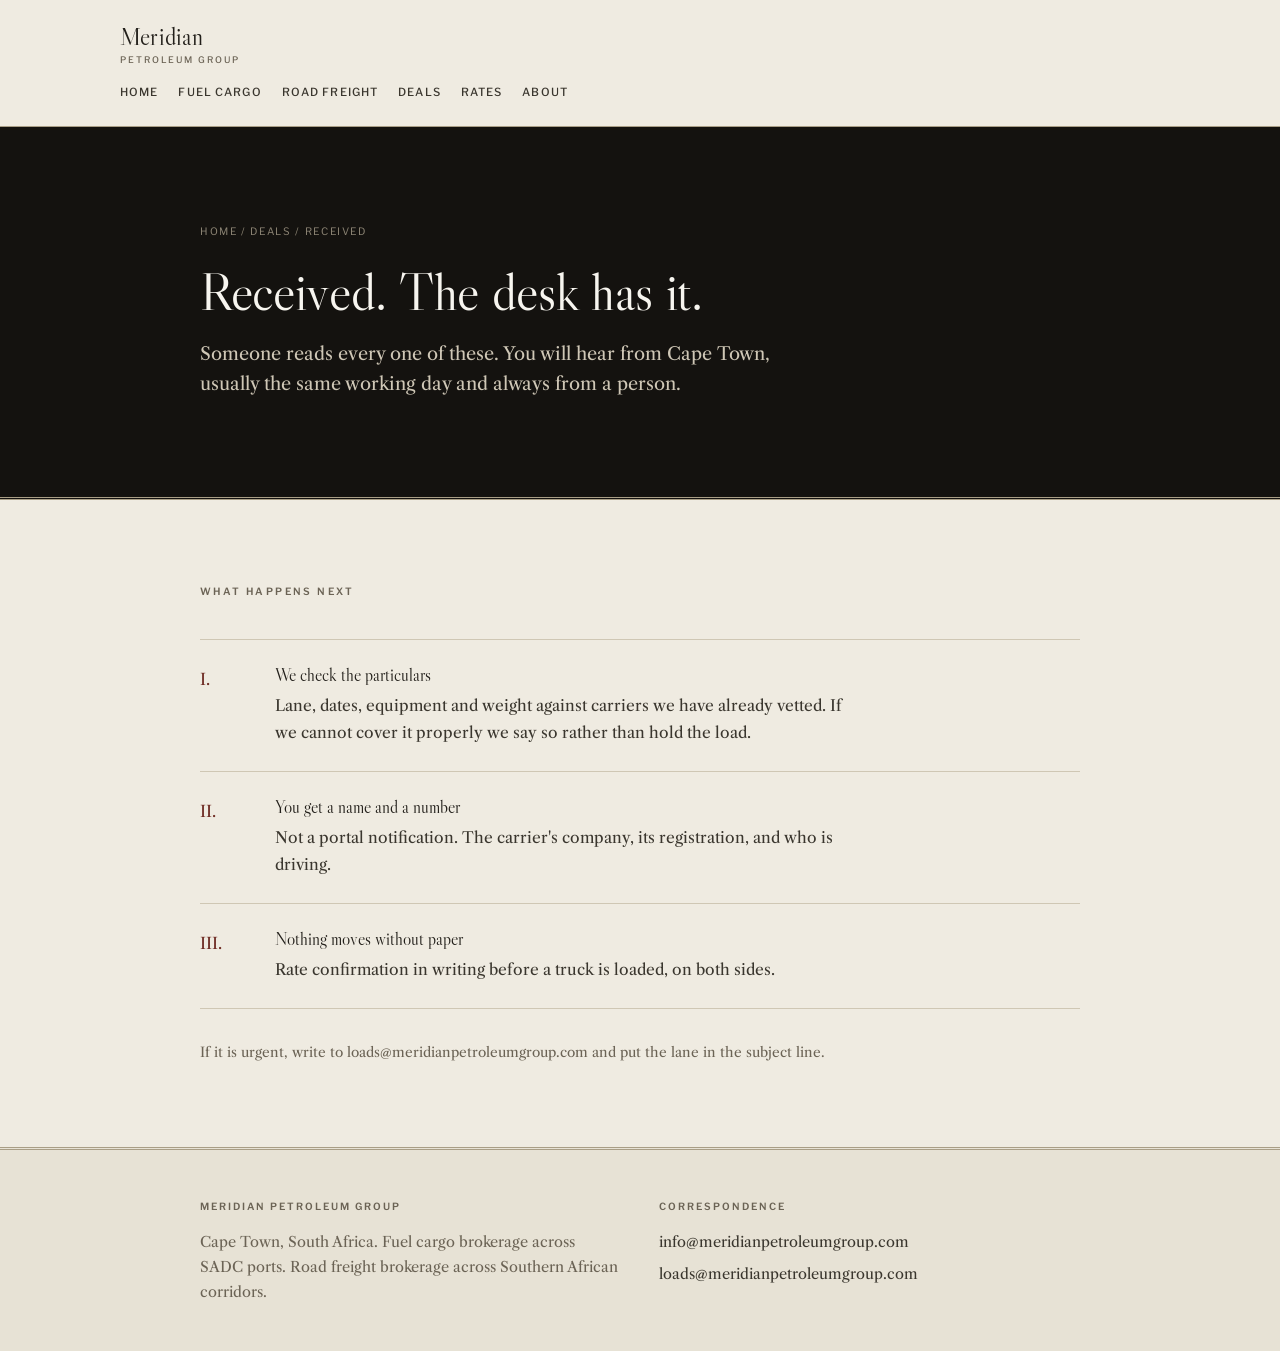
<file: thanks/index.html>
<!DOCTYPE html>
<html lang="en">
<head>
<meta charset="UTF-8">
<meta name="viewport" content="width=device-width, initial-scale=1.0">
<title>Received — Meridian Petroleum Group</title>
<meta name="robots" content="noindex">
<link rel="preconnect" href="https://fonts.googleapis.com">
<link rel="preconnect" href="https://fonts.gstatic.com" crossorigin>
<link rel="stylesheet" href="https://fonts.googleapis.com/css2?family=Libre+Caslon+Display&family=Libre+Caslon+Text:ital,wght@0,400;0,700;1,400&family=Libre+Franklin:wght@500;600&display=swap">
<link rel="stylesheet" href="/css/style.css">
</head>
<body>
<header>
  <div class="nav">
    <a class="brand" href="/"><span class="mark">M</span><span>Meridian<small>Petroleum Group</small></span></a>
    <nav class="menu">
      <a href="/">Home</a>
      <a href="/fuel/">Fuel Cargo</a>
      <a href="/cargo/">Road Freight</a>
      <a href="/deals/">Deals</a>
      <a href="/rates/">Rates</a>
      <a href="/about/">About</a>
    </nav>
  </div>
</header>

<section class="page-hero">
  <div class="inner">
    <div class="breadcrumb"><a href="/">Home</a> / <a href="/deals/">Deals</a> / Received</div>
    <h1>Received. The desk has it.</h1>
    <p>Someone reads every one of these. You will hear from Cape Town, usually the same
      working day and always from a person.</p>
  </div>
</section>

<section class="section">
  <div class="inner">
    <span class="eyebrow">What happens next</span>
    <div class="steps">
      <div class="step">
        <h3>We check the particulars</h3>
        <p>Lane, dates, equipment and weight against carriers we have already vetted.
          If we cannot cover it properly we say so rather than hold the load.</p>
      </div>
      <div class="step">
        <h3>You get a name and a number</h3>
        <p>Not a portal notification. The carrier's company, its registration, and who is
          driving.</p>
      </div>
      <div class="step">
        <h3>Nothing moves without paper</h3>
        <p>Rate confirmation in writing before a truck is loaded, on both sides.</p>
      </div>
    </div>
    <p class="fine" style="margin-top:2rem">
      If it is urgent, write to
      <a href="mailto:loads@meridianpetroleumgroup.com">loads@meridianpetroleumgroup.com</a>
      and put the lane in the subject line.
    </p>
  </div>
</section>

<footer>
  <div class="foot">
    <div>
      <h4>Meridian Petroleum Group</h4>
      <p>Cape Town, South Africa. Fuel cargo brokerage across SADC ports.
         Road freight brokerage across Southern African corridors.</p>
    </div>
    <div>
      <h4>Correspondence</h4>
      <ul>
        <li><a href="mailto:info@meridianpetroleumgroup.com">info@meridianpetroleumgroup.com</a></li>
        <li><a href="mailto:loads@meridianpetroleumgroup.com">loads@meridianpetroleumgroup.com</a></li>
      </ul>
    </div>
  </div>
</footer>
</body>
</html>
</file>
<file: css/style.css>
/* ==========================================================================
   Meridian Petroleum Group — house style
   --------------------------------------------------------------------------
   Set in Caslon, the face South African and British shipping bills, charter
   parties and bills of lading were printed in for the better part of two
   centuries. Labels are Libre Franklin, drawn from Franklin Gothic (1902),
   the jobbing face of commercial stationery.

   Rules, not cards. Square corners. Oldstyle figures in running text, lining
   figures only where numbers must align. Ink on buff with one oxblood, which
   is roughly what letterpress inks actually were.

   Nothing here is decorative. A brokerage is trusted for being plain.
   ========================================================================== */

:root{
  --ink:         #221F1A;   /* body text — warm black, never blue-black       */
  --ink-soft:    #3A362E;
  --ink-deep:    #14120F;   /* dark bands                                     */
  --paper:       #EFEBE1;   /* laid stock, aged                               */
  --paper-warm:  #E7E2D5;
  --sheet:       #F7F5EF;
  --rule:        #CFC7B4;
  --rule-firm:   #A99E86;
  --oxblood:     #6E2B23;   /* the only accent, used sparingly                */
  --oxblood-pale:#9C574C;
  --quiet:       #6B6355;

  --serif:   "Libre Caslon Text", "Libre Baskerville", Georgia, "Times New Roman", serif;
  --display: "Libre Caslon Display", "Libre Caslon Text", Georgia, serif;
  --grotesk: "Libre Franklin", "Helvetica Neue", Arial, sans-serif;

  --measure: 36rem;
  --wide: 62rem;
}

*{ margin:0; padding:0; box-sizing:border-box }

html{ -webkit-text-size-adjust:100%; scroll-behavior:smooth }
@media (prefers-reduced-motion:reduce){
  html{ scroll-behavior:auto }
  *{ animation:none !important; transition:none !important }
}

body{
  background:var(--paper);
  color:var(--ink);
  font-family:var(--serif);
  font-size:1.0625rem;
  line-height:1.72;
  font-variant-numeric:oldstyle-num;
  -webkit-font-smoothing:antialiased;
}

img{ max-width:100%; height:auto; display:block }

a{ color:inherit; text-decoration:none }
a:focus-visible{ outline:1.5px solid var(--oxblood); outline-offset:3px }

/* --------------------------------------------------------------------------
   Masthead. A wordmark, not a badge — an established house signs its name.
   Not sticky: a letterhead does not follow you down the page.
   -------------------------------------------------------------------------- */
header{
  background:var(--paper);
  border-bottom:1px solid var(--rule-firm);
}
.nav{
  /* Wider than the text measure: a masthead spans the sheet, the columns of
     type below it do not. */
  max-width:72rem;
  margin-inline:auto;
  padding:1.5rem clamp(20px,5vw,56px) 1.15rem;
  display:grid;
  grid-template-columns:auto minmax(0,1fr);
  align-items:baseline;
  column-gap:2.4rem; row-gap:1rem;
}
/* Two positions: the name, then the sections. The correspondence address
   belongs in the colophon, where it already appears — a letterhead does not
   put its address in the top corner, and repeating it four times on one page
   is a landing-page habit, not a house style. */
.nav .menu{ justify-self:end; min-width:0 }
.nav .nav-cta{ display:none }
/* Below this the sections take their own line under the name. Six sections
   set in letterspaced caps need more room than a two-column masthead has, and
   a name over a rule of sections is the older arrangement anyway. */
@media (max-width:1280px){
  .nav{ grid-template-columns:1fr; row-gap:1.15rem }
  .nav .menu{ justify-self:start }
}
.brand{
  font-family:var(--display);
  font-size:1.5rem; font-weight:400; letter-spacing:.01em;
  line-height:1.1; color:var(--ink);
  display:flex; align-items:baseline; gap:0;
}
.brand small{
  display:block;
  font-family:var(--grotesk);
  font-size:.5625rem; font-weight:500;
  letter-spacing:.22em; text-transform:uppercase;
  color:var(--quiet);
  margin-top:.28rem;
}
/* The rounded tile with an M in it was an app icon. An old house has a name. */
.brand .mark{ display:none }

.menu{
  display:flex; gap:1.25rem; flex-wrap:wrap; align-items:baseline;
  font-family:var(--grotesk);
  font-size:.7rem; font-weight:500;
  letter-spacing:.1em; text-transform:uppercase;
}
.menu a{
  color:var(--ink-soft);
  padding-bottom:.28rem;
  border-bottom:1px solid transparent;
}
.menu a:hover{ color:var(--ink); border-bottom-color:var(--rule-firm) }
.menu a[aria-current="page"]{ color:var(--ink); border-bottom-color:var(--oxblood) }

/* The address is set as an address, not as a button in a pill. */
.nav-cta{
  font-family:var(--grotesk);
  font-size:.72rem; letter-spacing:.02em;
  color:var(--ink);
  border-bottom:1px solid var(--rule-firm);
  padding-bottom:.2rem;
}
.nav-cta:hover{ border-bottom-color:var(--oxblood); color:var(--oxblood) }

/* --------------------------------------------------------------------------
   Openers
   -------------------------------------------------------------------------- */
.hero, .page-hero, .rates-hero{
  background:var(--ink-deep);
  color:var(--sheet);
  border-bottom:3px double var(--rule-firm);
}
.hero-inner, .page-hero .inner, .rates-hero .inner{
  max-width:var(--wide);
  margin-inline:auto;
  padding:clamp(3.5rem,9vw,6rem) clamp(20px,5vw,56px) clamp(3rem,8vw,5rem);
}
.hero h1, .page-hero h1, .rates-hero h1{ color:var(--sheet) }
.hero p, .page-hero p, .rates-hero p{ color:#CFC7B6 }

h1{
  font-family:var(--display);
  font-weight:400;
  font-size:clamp(2.05rem,5.2vw,3.3rem);
  line-height:1.13;
  letter-spacing:-.006em;
  margin-bottom:1.1rem;
  max-width:22ch;
  text-wrap:balance;
}
h2{
  font-family:var(--display);
  font-weight:400;
  font-size:clamp(1.48rem,3vw,2rem);
  line-height:1.24;
  margin-bottom:.9rem;
  max-width:28ch;
  text-wrap:balance;
}
h3{ font-family:var(--display); font-weight:400; font-size:1.2rem; line-height:1.3; margin-bottom:.5rem }
p{ margin-bottom:1.15rem; max-width:var(--measure) }
.lead, .hero p, .page-hero p{ font-size:1.13rem; line-height:1.66; max-width:38rem }

/* Small caps, letterspaced — how a heading was set when the alternative was
   another block of type. */
.eyebrow, .kicker, .tag{
  display:block;
  font-family:var(--grotesk);
  font-size:.625rem; font-weight:600;
  letter-spacing:.24em; text-transform:uppercase;
  color:var(--quiet);
  margin-bottom:.9rem;
}
.hero .kicker, .page-hero .eyebrow, .band .eyebrow, .band .kicker{ color:var(--oxblood-pale) }

/* --------------------------------------------------------------------------
   Buttons — rules and type, not pills
   -------------------------------------------------------------------------- */
.hero-ctas{ display:flex; flex-wrap:wrap; gap:.9rem 1.4rem; margin:2rem 0 2.6rem }
.btn{
  display:inline-block;
  font-family:var(--grotesk);
  font-size:.72rem; font-weight:600;
  letter-spacing:.13em; text-transform:uppercase;
  padding:.82rem 1.7rem;
  border:1px solid currentColor;
  border-radius:0;
  transition:background-color .15s ease, color .15s ease, border-color .15s ease;
}
.btn-gold{ background:var(--oxblood); color:var(--sheet); border-color:var(--oxblood) }
.btn-gold:hover{ background:transparent; color:var(--sheet); border-color:var(--sheet) }
.btn-ghost{ background:transparent; color:var(--sheet); border-color:#6E675A }
.btn-ghost:hover{ border-color:var(--sheet) }
.section .btn-gold:hover{ background:var(--ink); border-color:var(--ink); color:var(--sheet) }
.section .btn-ghost{ color:var(--ink); border-color:var(--rule-firm) }
.section .btn-ghost:hover{ border-color:var(--ink) }

/* --------------------------------------------------------------------------
   Figures under the opener — a printed table line, not dashboard tiles
   -------------------------------------------------------------------------- */
.hero-meta{
  display:flex; flex-wrap:wrap; gap:1.5rem 3.2rem;
  padding-top:1.9rem;
  border-top:1px solid #3A352C;
  font-family:var(--grotesk);
  font-size:.68rem; letter-spacing:.1em; text-transform:uppercase;
  color:#9A9283;
}
.hero-meta > *{ display:flex; flex-direction:column-reverse; gap:.3rem }
.hero-meta b{
  font-family:var(--serif);
  font-size:1.45rem; font-weight:400; letter-spacing:0;
  text-transform:none; color:var(--sheet);
  font-variant-numeric:lining-nums tabular-nums;
}

/* --------------------------------------------------------------------------
   Sections and bands
   -------------------------------------------------------------------------- */
/* Most sections on these pages hold their content directly; only a few wrap it
   in .inner. So the measure and the side gutter live on the section itself, and
   a nested .inner just centres within it rather than padding again. Putting the
   gutter only on .inner left every other section running to the window edge. */
.section{
  max-width:var(--wide);
  margin-inline:auto;
  padding:clamp(3.2rem,7vw,5.2rem) clamp(20px,5vw,56px);
}
.section.tight{ padding-block:clamp(2.4rem,5vw,3.4rem) }
.section + .section{ border-top:1px solid var(--rule) }

/* Full-bleed bands: the colour runs edge to edge, the type does not. */
.band, .strip{ padding-inline:clamp(20px,5vw,56px) }
.band > *, .strip > *{ max-width:var(--wide); margin-inline:auto }
.band{
  background:var(--ink-deep); color:var(--sheet);
  padding-block:clamp(3.2rem,7vw,5.2rem);
  border-block:3px double var(--rule-firm);
}
.band h1, .band h2, .band h3{ color:var(--sheet) }
.band p{ color:#CFC7B6 }
.strip{ background:var(--paper-warm); padding-block:clamp(2.6rem,6vw,4.2rem) }

/* .inner inside an already-padded section must not pad a second time. */
.inner{ max-width:var(--wide); margin-inline:auto }
.section > .inner, .band > .inner, .strip > .inner{ padding-inline:0 }
.page-hero > .inner, .rates-hero > .inner{ padding-inline:clamp(20px,5vw,56px) }

/* --------------------------------------------------------------------------
   The two desks. Were rounded cards with an accent rail; now two columns
   divided by a rule, which is how a printed page separates matter.
   -------------------------------------------------------------------------- */
.desks, .grid2{
  display:grid;
  grid-template-columns:repeat(auto-fit,minmax(19rem,1fr));
  gap:0;
  margin-top:2.4rem;
  border-top:1px solid var(--rule-firm);
}
.desk, .card{
  background:transparent;
  border:0; border-bottom:1px solid var(--rule); border-radius:0;
  padding:2.1rem 2.4rem 2.1rem 0;
  box-shadow:none;
}
.desks > .desk + .desk, .grid2 > .card + .card{
  border-left:1px solid var(--rule);
  padding-left:2.4rem;
}
.desk h3, .card h3{ font-size:1.3rem; margin-bottom:.6rem }
.desk p, .card p{ color:var(--ink-soft); max-width:34rem }
.band .desk, .band .card{ border-color:#3A352C }
.band .desk p, .band .card p{ color:#C2BAAB }

.desk ul, .card ul{ list-style:none; margin:1.4rem 0 1.6rem }
.desk li, .card li{
  position:relative;
  padding:.62rem 0 .62rem 1.5rem;
  border-bottom:1px dotted var(--rule);
  font-size:.95rem; line-height:1.55;
}
.desk li:last-child, .card li:last-child{ border-bottom:0 }
/* An en-dash in the margin — the printer's list mark. */
.desk li::before, .card li::before{
  content:"–"; position:absolute; left:0; top:.62rem;
  color:var(--oxblood); font-family:var(--serif);
}
.band .desk li, .band .card li{ border-bottom-color:#3A352C }
.band .desk li::before, .band .card li::before{ color:var(--oxblood-pale) }

.go{
  display:inline-block;
  font-family:var(--grotesk);
  font-size:.69rem; font-weight:600;
  letter-spacing:.16em; text-transform:uppercase;
  color:var(--oxblood);
  border-bottom:1px solid var(--rule-firm);
  padding-bottom:.25rem;
}
.go:hover{ color:var(--ink); border-bottom-color:var(--ink) }
.band .go{ color:var(--oxblood-pale); border-bottom-color:#6E675A }
.band .go:hover{ color:var(--sheet); border-bottom-color:var(--sheet) }

/* --------------------------------------------------------------------------
   Process. Roman numerals in the margin, like a clause number.
   -------------------------------------------------------------------------- */
.steps{ counter-reset:step; margin-top:2.4rem; display:grid }
.step{
  counter-increment:step;
  display:grid; grid-template-columns:3.2rem 1fr; gap:0 1.5rem;
  padding:1.5rem 0;
  border-top:1px solid var(--rule);
}
.step:last-child{ border-bottom:1px solid var(--rule) }
.step::before{
  content:counter(step, upper-roman) ".";
  font-family:var(--serif); font-size:1rem;
  color:var(--oxblood);
  font-variant-numeric:lining-nums;
  padding-top:.12rem;
  /* Pin the numeral to the narrow column. Without this, auto-placement puts
     the numeral in column one, the heading in column two, and then wraps the
     paragraph back into column one -- which is 3.2rem wide, so the body text
     sets one word per line. */
  grid-column:1;
  grid-row:1;
}
.step h3, .step p{ grid-column:2; }
.step h3{ margin-bottom:.3rem; font-size:1.08rem }
.step p{ margin:0; color:var(--ink-soft); font-size:.97rem }
.band .step{ border-color:#3A352C }
.band .step p{ color:#C2BAAB }
.band .step::before{ color:var(--oxblood-pale) }

.num{ font-family:var(--serif); font-variant-numeric:lining-nums tabular-nums }

/* --------------------------------------------------------------------------
   Tables. A rate table is a printed table: rules between rows, no fill, no
   rounded box. The wrapper scrolls on its own so a wide table never widens the
   page -- dropping that in the rewrite is what pushed every section off to the
   right, because the table forced the document wider than the window.
   -------------------------------------------------------------------------- */
.table-wrap{
  overflow-x:auto;
  margin-top:1.9rem;
  border-top:1px solid var(--rule-firm);
  border-bottom:1px solid var(--rule-firm);
}
table{
  width:100%;
  border-collapse:collapse;
  font-size:.94rem;
  min-width:34rem;              /* below this the columns stop being readable */
}
th{
  text-align:left;
  padding:.85rem 1.2rem .85rem 0;
  font-family:var(--grotesk);
  font-size:.62rem; font-weight:600;
  letter-spacing:.18em; text-transform:uppercase;
  color:var(--quiet);
  border-bottom:1px solid var(--rule-firm);
  white-space:nowrap;
}
td{
  padding:.8rem 1.2rem .8rem 0;
  border-bottom:1px solid var(--rule);
  color:var(--ink-soft);
  vertical-align:top;
}
tr:last-child td{ border-bottom:0 }
td b{ color:var(--ink); font-weight:700 }
td:last-child, th:last-child{ padding-right:0 }

/* --------------------------------------------------------------------------
   Notes and fine print
   -------------------------------------------------------------------------- */
.note, .callout{
  background:var(--sheet);
  border:0; border-left:2px solid var(--oxblood); border-radius:0;
  padding:1.25rem 1.5rem;
  margin-block:1.8rem;
  font-size:.98rem;
  max-width:44rem;
}
.callout b{
  display:block; margin-bottom:.4rem;
  font-family:var(--grotesk); font-size:.66rem;
  letter-spacing:.16em; text-transform:uppercase; color:var(--quiet);
}
.band .note, .band .callout{ background:#1D1A16; color:#CFC7B6 }

.fine, .sub, .note p:last-child{ margin-bottom:0 }
.fine, .sub{ font-size:.85rem; color:var(--quiet); max-width:44rem }

.breadcrumb{
  font-family:var(--grotesk);
  font-size:.64rem; letter-spacing:.16em; text-transform:uppercase;
  color:#8C8474; margin-bottom:1.3rem;
}
.breadcrumb a:hover{ color:var(--sheet) }

.coming{
  display:inline-block;
  font-family:var(--grotesk);
  font-size:.65rem; letter-spacing:.16em; text-transform:uppercase;
  color:var(--quiet);
  border:1px solid var(--rule-firm);
  padding:.35rem .7rem;
}

/* --------------------------------------------------------------------------
   Colophon. An old house prints its particulars and lets them speak.
   -------------------------------------------------------------------------- */
footer{
  background:var(--paper-warm);
  border-top:3px double var(--rule-firm);
  padding-block:3rem 2.4rem;
  font-size:.91rem;
}
.foot{
  max-width:var(--wide); margin-inline:auto;
  padding-inline:clamp(20px,5vw,56px);
  display:grid; grid-template-columns:repeat(auto-fit,minmax(14rem,1fr)); gap:2.4rem;
}
.foot h4, .foot h3{
  font-family:var(--grotesk);
  font-size:.62rem; font-weight:600; letter-spacing:.2em; text-transform:uppercase;
  color:var(--quiet); margin-bottom:.9rem;
}
.foot ul{ list-style:none }
.foot li{ margin-bottom:.45rem }
.foot a{ color:var(--ink-soft) }
.foot a:hover{ color:var(--oxblood); text-decoration:underline }
.foot p{ color:var(--quiet); max-width:30rem; margin-bottom:.5rem }

@media (max-width:640px){
  body{ font-size:1rem }
  .desks > .desk + .desk, .grid2 > .card + .card{ border-left:0; padding-left:0 }
  .desk, .card{ padding-right:0 }
  .step{ grid-template-columns:2.4rem 1fr; gap:0 1rem }
  .nav{ padding-block:1.2rem .9rem }
}
</file>
<file: css/deals.css>
/* ==========================================================================
   Meridian Petroleum Group — the deals desk
   --------------------------------------------------------------------------
   This sheet used to carry its own palette: amber gradients, green pills,
   rounded cards. Those tokens (--amber, --line, --slate, --green) were
   retired with the house style rewrite, so every rule that referenced one
   was silently falling back to nothing -- transparent buttons, borderless
   inputs, colourless status labels. That is what "doesn't look nice" was.

   Rewritten against the house tokens in style.css. Same rules as everywhere
   else: buff stock, one oxblood, square corners, rules instead of cards.
   A form on a broker's site is a printed enquiry slip, not an app screen.
   ========================================================================== */

/* --------------------------------------------------------------------------
   Opener — the same dark masthead panel the other pages use
   -------------------------------------------------------------------------- */
.deals-hero{
  background:var(--ink-deep);
  color:var(--sheet);
  border-bottom:3px double var(--rule-firm);
}
.deals-hero .inner{
  max-width:var(--wide);
  margin-inline:auto;
  padding:clamp(3.5rem,9vw,6rem) clamp(20px,5vw,56px) clamp(3rem,8vw,5rem);
}
.deals-hero h1,
.deals-hero h1.p{
  font-family:var(--display);
  font-weight:400;
  font-size:clamp(2.05rem,5.2vw,3.3rem);
  line-height:1.13;
  letter-spacing:-.006em;
  margin-bottom:1.1rem;
  max-width:22ch;
  text-wrap:balance;
  color:var(--sheet);
}
.deals-hero p{ color:#CFC7B6 }
.deals-hero .lead{ font-size:1.13rem; line-height:1.66; max-width:38rem }

/* Figures set as a printed line under the opener, not as dashboard tiles.
   Matches .hero-meta on the home page so the two read as one house. */
.deals-pulse{
  display:flex; flex-wrap:wrap;
  gap:1.5rem 3.2rem;
  margin-top:2.4rem;
  padding-top:1.9rem;
  border-top:1px solid #3A352C;
}
.pulse-cell{ display:flex; flex-direction:column-reverse; gap:.3rem }
.pulse-num{
  font-family:var(--serif);
  font-size:1.45rem; font-weight:400;
  line-height:1;
  color:var(--sheet);
  font-variant-numeric:lining-nums tabular-nums;
}
.pulse-label{
  font-family:var(--grotesk);
  font-size:.68rem; font-weight:500;
  letter-spacing:.1em; text-transform:uppercase;
  color:#9A9283;
}
/* A small oxblood square where a blinking green dot used to be. A ledger
   marks a live line in the margin; it does not animate. */
.pulse-live{
  display:inline-block; width:.42rem; height:.42rem;
  background:var(--oxblood-pale);
  margin-right:.5rem; vertical-align:.04em;
}

/* --------------------------------------------------------------------------
   The two enquiry columns, divided by a rule
   -------------------------------------------------------------------------- */
.split{
  max-width:var(--wide);
  margin-inline:auto;
  padding-inline:clamp(20px,5vw,56px);
  display:grid;
  grid-template-columns:repeat(auto-fit,minmax(21rem,1fr));
  gap:0;
}
.split > .col{
  background:transparent;
  padding:clamp(3rem,6vw,4.4rem) 2.6rem clamp(3rem,6vw,4.4rem) 0;
}
.split > .col + .col{
  border-left:1px solid var(--rule);
  padding-left:2.6rem;
}
.split h2{ font-size:1.42rem; margin-bottom:.5rem }
.split .sub{ margin-bottom:2rem }

/* --------------------------------------------------------------------------
   The enquiry slip. Ruled fields on the sheet stock, oxblood on focus.
   -------------------------------------------------------------------------- */
.frm{ display:grid; gap:1.15rem }
.frm .row{ display:grid; grid-template-columns:1fr 1fr; gap:1.15rem }
.frm .row-3{ display:grid; grid-template-columns:repeat(3,1fr); gap:1.15rem }

.field label{
  display:block;
  font-family:var(--grotesk);
  font-size:.62rem; font-weight:600;
  letter-spacing:.16em; text-transform:uppercase;
  color:var(--quiet);
  margin-bottom:.45rem;
}
.field label small{
  display:inline;
  font-size:.62rem; letter-spacing:.16em;
  text-transform:none; color:var(--quiet);
}
.field input,
.field select,
.field textarea{
  width:100%;
  padding:.72rem .85rem;
  border:1px solid var(--rule-firm);
  border-radius:0;
  background:var(--sheet);
  color:var(--ink);
  font-family:var(--serif);
  font-size:1rem;
  line-height:1.5;
  transition:border-color .15s ease, background-color .15s ease;
}
.field input::placeholder,
.field textarea::placeholder{ color:#9A9283; font-style:italic }
.field input:focus,
.field select:focus,
.field textarea:focus{
  outline:none;
  border-color:var(--oxblood);
  background:#FFFDF8;
}
.field textarea{ min-height:6.5rem; resize:vertical }
/* A date input renders its own control; keep it on the same baseline as the
   text fields rather than letting the browser pick a shorter height. */
.field input[type="date"]{ min-height:2.95rem }

.frm-actions{
  display:flex; flex-wrap:wrap; align-items:center;
  gap:.9rem 1.6rem;
  margin-top:.6rem;
}
/* .btn already carries the house shape from style.css; these rules only set
   the colour, since a form sits on buff rather than on the dark band. */
.frm-actions .btn{
  background:var(--oxblood); color:var(--sheet); border-color:var(--oxblood);
  cursor:pointer;
}
.frm-actions .btn:hover{ background:var(--ink); border-color:var(--ink) }
.frm-actions .whatsapp{
  font-family:var(--grotesk);
  font-size:.69rem; font-weight:600;
  letter-spacing:.16em; text-transform:uppercase;
  color:var(--oxblood);
  border-bottom:1px solid var(--rule-firm);
  padding-bottom:.25rem;
}
.frm-actions .whatsapp:hover{ color:var(--ink); border-bottom-color:var(--ink) }

.frm-status{ font-size:.9rem; color:var(--quiet); margin:0 }
.frm-status.ok{ color:var(--ink) }
.frm-status.err{ color:var(--oxblood) }

/* --------------------------------------------------------------------------
   Recent bookings — a printed table, same rules as the rate tables
   -------------------------------------------------------------------------- */
.deals-live{
  background:var(--paper-warm);
  border-block:1px solid var(--rule-firm);
  padding-block:clamp(2.6rem,6vw,4.2rem);
  padding-inline:clamp(20px,5vw,56px);
}
.deals-live .inner{ max-width:var(--wide); margin-inline:auto }
.deals-live h3{
  font-family:var(--grotesk);
  font-size:.62rem; font-weight:600;
  letter-spacing:.2em; text-transform:uppercase;
  color:var(--quiet);
  margin-bottom:1.2rem;
}
.deals-live h3 .pulse-live{ background:var(--oxblood) }

.deals-list{ border-top:1px solid var(--rule-firm) }
.deal-row{
  display:grid;
  grid-template-columns:7.5rem minmax(0,1fr) 7rem 7rem 9rem;
  gap:1.2rem;
  align-items:baseline;
  padding:.95rem 0;
  border-bottom:1px solid var(--rule);
  font-size:.95rem;
}
.deal-row:last-child{ border-bottom:1px solid var(--rule-firm) }

/* The status was a coloured pill. Here it is a letterspaced label in the
   margin, which is how a manifest marks the state of a line. */
.deal-row .status{
  font-family:var(--grotesk);
  font-size:.58rem; font-weight:600;
  letter-spacing:.16em; text-transform:uppercase;
  color:var(--quiet);
  white-space:nowrap;
}
.deal-row .status.BOOKED,
.deal-row .status.INTRANSIT{ color:var(--oxblood) }
.deal-row .status.DELIVERED,
.deal-row .status.CLOSED{ color:var(--quiet) }

.deal-row .lane{ color:var(--ink) }
.deal-row .lane small{
  display:block;
  color:var(--quiet);
  font-size:.85rem;
  line-height:1.5;
}
.deal-row .rate{
  color:var(--ink);
  font-variant-numeric:lining-nums tabular-nums;
  white-space:nowrap;
}
.deal-row .when{ font-size:.85rem; color:var(--quiet) }
.deals-legend{ font-size:.85rem; color:var(--quiet); margin:1.1rem 0 0 }

/* --------------------------------------------------------------------------
   How it runs. Numbered because the five steps really are a sequence --
   the rate-conf cannot be signed before the carriers have bid.
   -------------------------------------------------------------------------- */
.flow{
  max-width:var(--wide);
  margin-inline:auto;
  padding:clamp(3.2rem,7vw,5.2rem) clamp(20px,5vw,56px);
}
.flow h2{ margin-bottom:.6rem }
.flow .sub{ margin-bottom:2.4rem }
/* Set as a ruled column rather than a row of boxes. Five items in an
   auto-fit grid wrap to three-and-two, and the first item of the second row
   then carries a left rule that divides nothing -- a stack cannot go wrong
   at any width, and it matches the process list on /cargo. */
.flow-grid{
  display:grid;
  border-top:1px solid var(--rule-firm);
}
.flow-step{
  display:grid;
  grid-template-columns:3.2rem 1fr;
  gap:0 1.5rem;
  background:transparent;
  border:0; border-bottom:1px solid var(--rule); border-radius:0;
  padding:1.5rem 0;
}
.flow-step .n{
  grid-column:1; grid-row:1;
  font-family:var(--serif);
  font-size:1rem;
  font-variant-numeric:lining-nums tabular-nums;
  color:var(--oxblood);
  padding-top:.12rem;
}
.flow-step h4, .flow-step p{ grid-column:2 }
.flow-step h4{
  font-family:var(--display); font-weight:400;
  font-size:1.08rem; line-height:1.3;
  margin-bottom:.3rem;
}
.flow-step p{ font-size:.97rem; color:var(--ink-soft); margin:0 }

/* --------------------------------------------------------------------------
   Talk to a person — the closing band, same as every other page's
   -------------------------------------------------------------------------- */
.direct{
  background:var(--ink-deep); color:var(--sheet);
  border-block:3px double var(--rule-firm);
  padding-block:clamp(3.2rem,7vw,4.6rem);
  padding-inline:clamp(20px,5vw,56px);
}
.direct .inner{ max-width:var(--wide); margin-inline:auto }
.direct h3{
  font-family:var(--display); font-weight:400;
  font-size:clamp(1.48rem,3vw,2rem); line-height:1.24;
  color:var(--sheet); margin-bottom:.8rem; max-width:28ch;
}
.direct p{ color:#CFC7B6; margin-bottom:1.9rem }
.direct .btn{
  background:var(--oxblood); color:var(--sheet); border-color:var(--oxblood);
  margin-right:1rem;
}
.direct .btn:hover{ background:transparent; border-color:var(--sheet) }
.direct .btn.alt{ background:transparent; color:var(--sheet); border-color:#6E675A }
.direct .btn.alt:hover{ border-color:var(--sheet) }

/* --------------------------------------------------------------------------
   Narrow stock
   -------------------------------------------------------------------------- */
@media (max-width:820px){
  .split > .col{ padding-right:0 }
  .split > .col + .col{
    border-left:0; padding-left:0;
    border-top:1px solid var(--rule);
  }
}
@media (max-width:640px){
  .flow-step{ grid-template-columns:2.4rem 1fr; gap:0 1rem }
}
@media (max-width:700px){
  /* Five columns of manifest do not fit a phone; stack the line instead,
     with the status still first so the eye finds the state of each load. */
  .deal-row{ grid-template-columns:1fr; gap:.3rem; padding:1.15rem 0 }
  .deal-row .rate{ font-size:1rem }
}
@media (max-width:580px){
  .frm .row, .frm .row-3{ grid-template-columns:1fr }
}

/* An empty manifest, set as a line of text rather than as a blank box. */
.deals-empty{
  margin:0;
  padding:1.6rem 0;
  border-bottom:1px solid var(--rule-firm);
  color:var(--quiet);
  font-size:.95rem;
  max-width:44rem;
}

/* --------------------------------------------------------------------------
   The enquiry slip, taken one part at a time
   --------------------------------------------------------------------------
   A twenty-field form is a wall, and a wall on a phone is a bounce. So it is
   read in three parts, the way a clerk fills a slip: the lane, the load, then
   who to come back to.

   Built as progressive enhancement, deliberately. With no JavaScript every
   fieldset stays open and the marks stay hidden, so the form is one long slip
   that still submits — and Netlify still sees every field at build time, which
   is what registers the form at all. The wizard is an improvement on a working
   form, never a requirement for one.
   -------------------------------------------------------------------------- */

/* A fieldset is a grouping element, not a box. Strip the browser's frame and
   let it inherit the form's own rhythm. */
.wiz-step{
  border:0; padding:0; margin:0;
  display:grid; gap:1.15rem;
}
/* `hidden` is only a UA-stylesheet `display:none`, so ANY author `display`
   silently beats it -- the script set .hidden on steps two and three and the
   browser carried on showing them, which is how the wizard shipped looking
   exactly like the wall it replaced. Restate it here, and for the marks and
   nav, which are hidden in the markup for the no-JS case. */
.wiz-step[hidden],
.wiz-marks[hidden],
.wiz-nav[hidden],
.wiz-back[hidden],
.wiz-next[hidden],
.frm-actions[hidden]{ display:none !important }
.wiz-step > legend{
  font-family:var(--display);
  font-weight:400;
  font-size:1.18rem;
  line-height:1.3;
  color:var(--ink);
  padding:0;
  margin-bottom:.35rem;
}

/* The marks. Set as a clause list — letterspaced Franklin caps with roman
   numerals, the same numbering the process lists use — under a single hairline
   that the active mark sits on. Not a progress pill; this house does not have
   pills. */
.wiz-marks{
  list-style:none;
  counter-reset:wizmark;
  display:flex; flex-wrap:wrap;
  gap:0 1.6rem;
  margin:0 0 1.9rem;
  padding-bottom:.7rem;
  border-bottom:1px solid var(--rule);
}
.wiz-marks li{
  counter-increment:wizmark;
  font-family:var(--grotesk);
  font-size:.6rem; font-weight:600;
  letter-spacing:.18em; text-transform:uppercase;
  color:#A99E86;
  padding-bottom:.7rem;
  margin-bottom:-.7rem;          /* sit the underline on the group's rule */
  border-bottom:2px solid transparent;
  transition:color .2s ease, border-color .2s ease;
}
.wiz-marks li::before{
  content:counter(wizmark, upper-roman) ". ";
  font-family:var(--serif);
  font-size:.82rem;
  letter-spacing:0;
  font-variant-numeric:lining-nums;
}
/* Done is ink, here is oxblood, still to come is quiet. Three states, because
   "which of these have I already answered" is the question a multi-step form
   has to answer without being asked. */
.wiz-marks li[data-state="done"]{ color:var(--ink-soft) }
.wiz-marks li[data-state="here"]{
  color:var(--oxblood);
  border-bottom-color:var(--oxblood);
}

.wiz-nav{
  display:flex; align-items:center;
  gap:1.2rem;
  margin-top:.4rem;
}
.wiz-nav .wiz-where{
  font-family:var(--grotesk);
  font-size:.62rem; letter-spacing:.16em; text-transform:uppercase;
  color:var(--quiet);
  margin-right:auto;
}
.wiz-next, .wiz-back{
  font-family:var(--grotesk);
  font-size:.69rem; font-weight:600;
  letter-spacing:.14em; text-transform:uppercase;
  padding:.72rem 1.5rem;
  border:1px solid currentColor;
  border-radius:0;
  background:transparent;
  cursor:pointer;
  transition:background-color .15s ease, color .15s ease, border-color .15s ease;
}
.wiz-next{ background:var(--oxblood); color:var(--sheet); border-color:var(--oxblood) }
.wiz-next:hover{ background:var(--ink); border-color:var(--ink) }
.wiz-back{ color:var(--quiet); border-color:var(--rule-firm) }
.wiz-back:hover{ color:var(--ink); border-color:var(--ink) }

/* A field that was not filled in says so where the eye already is, rather than
   scrolling the page to a browser bubble. */
.field input[aria-invalid="true"],
.field select[aria-invalid="true"],
.field textarea[aria-invalid="true"]{
  border-color:var(--oxblood);
  background:#FFF8F5;
}
.field-error{
  margin:.35rem 0 0;
  font-family:var(--grotesk);
  font-size:.62rem; letter-spacing:.1em; text-transform:uppercase;
  color:var(--oxblood);
}
.field-help{
  margin:.4rem 0 0;
  font-size:.88rem;
  line-height:1.55;
  color:var(--quiet);
  max-width:34rem;
}

@media (max-width:640px){
  .wiz-marks{ gap:0 1rem }
  .wiz-marks li{ font-size:.55rem; letter-spacing:.14em }
  .wiz-nav{ gap:.8rem }
  .wiz-next, .wiz-back{ padding:.72rem 1.1rem }
}
@media (prefers-reduced-motion:reduce){
  .wiz-marks li{ transition:none }
}
</file>
